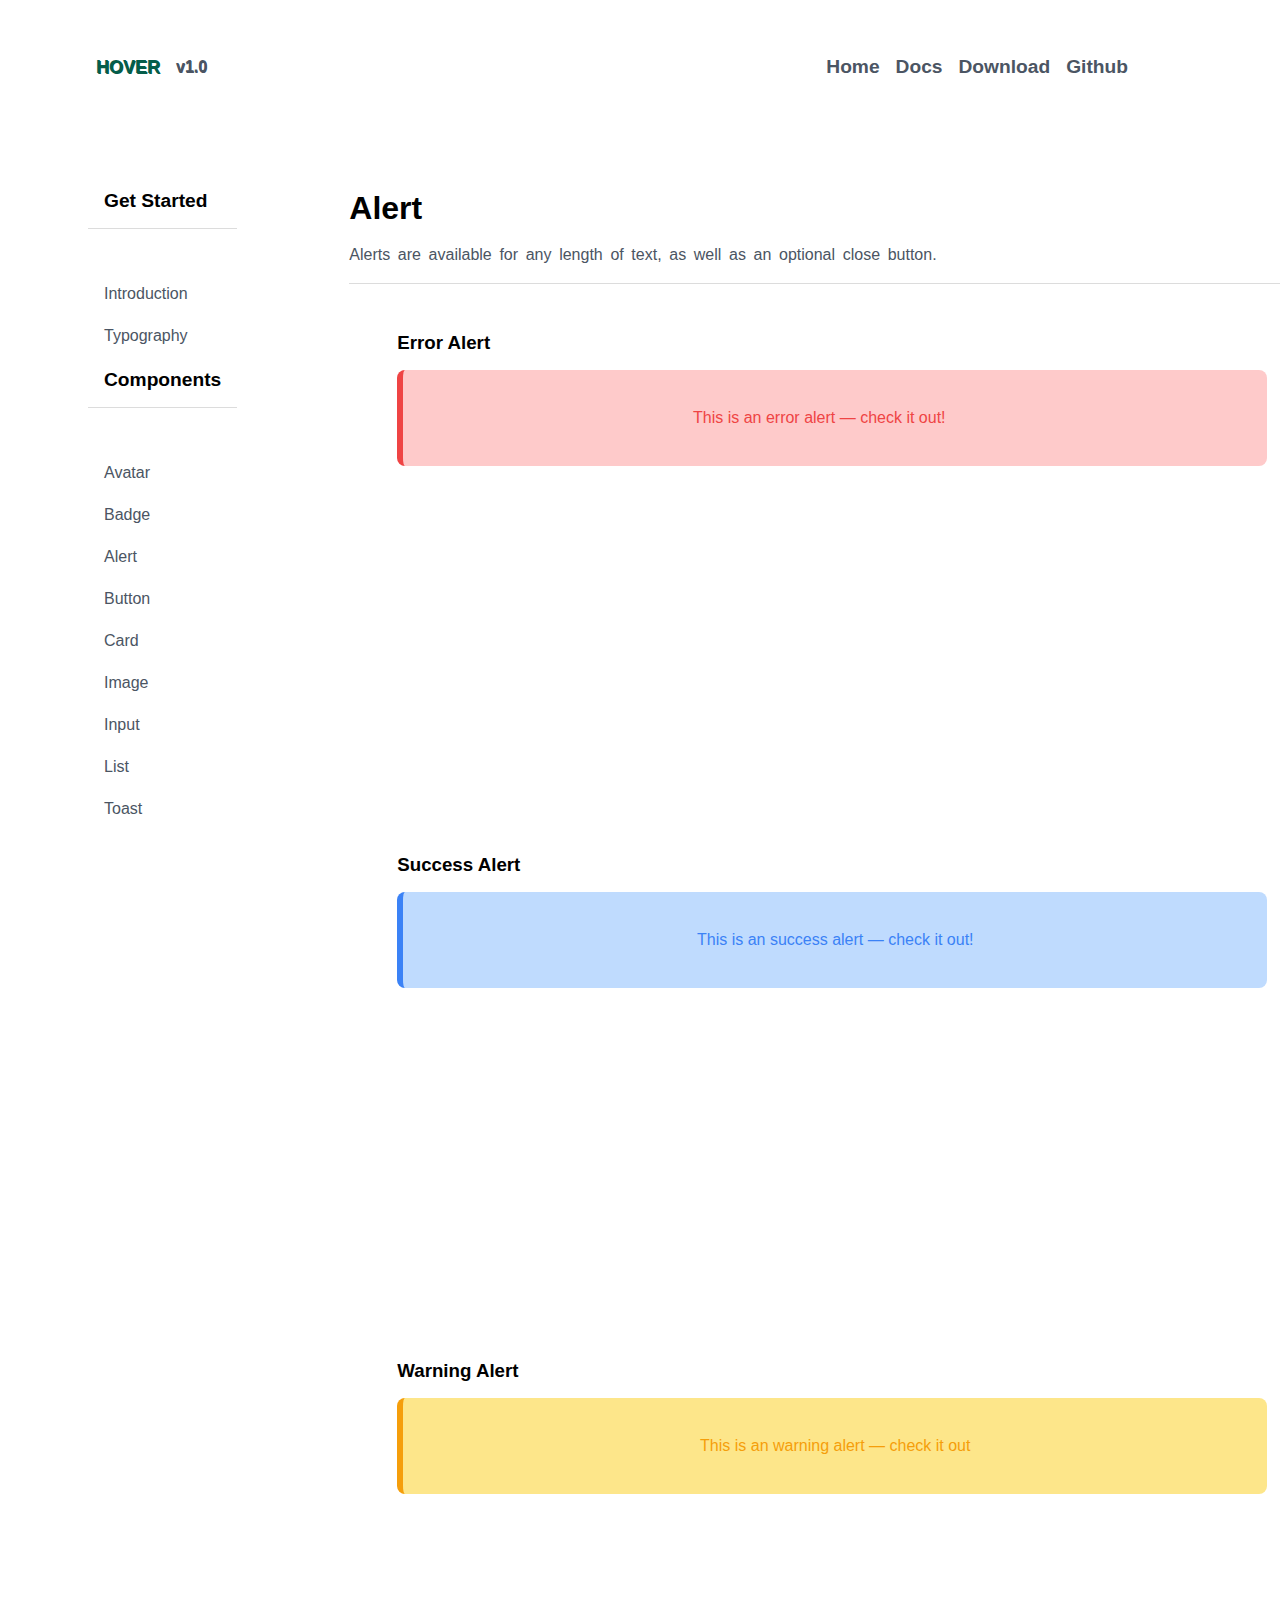
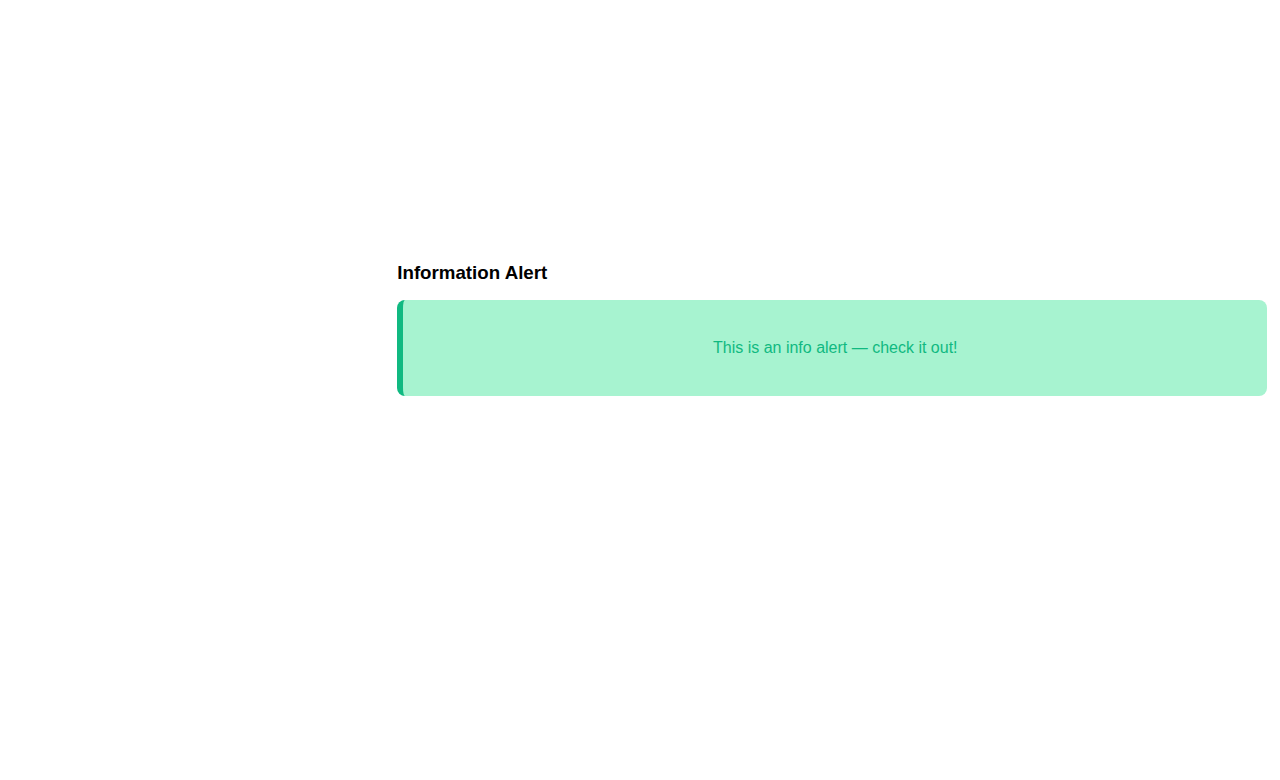
<file: components/alert.html>
<!DOCTYPE html>
<html lang="en">

<head>
    <meta charset="UTF-8">
    <meta name="viewport" content="width=<>, initial-scale=1.0">
    <title>Alert </title>
    <link href="/style.css" rel="stylesheet" />
</head>

<body>
    <header>
        <nav class="logo">
            <ul class="logo-ul">
                <li><a class="header-color" href="/index.html">HOVER</a></li>
                <li><span>v1.0</span></li>
            </ul>
        </nav>
        <nav class="menu">

            <ul class="menu-ul ul-main">
                <li><a href="/index.html">Home</a></li>
                <li><a href="/components/badge.html">Docs</a></li>
                <li><a href="https://hover-library.netlify.app/style.css" download>Download</a></li>
                <li><a href="https://github.com/jinath123-yasmin/Hover-Components-CSS-Library">Github</a></li>
            </ul>


        </nav>
    </header>
    <div class="main">
        <aside>
            <ul>

                <li><a class="ul-main" href="/get_started/introduction.html">Get Started</a></li>
                <div class="divider"></div>
                <li><a href="/get_started/introduction.html">Introduction</a></li>
                <li><a href="/get_started/typography.html">Typography</a></li>
                <li><a class="ul-main" href="/components/avatar.html">Components</a></li>
                <div class="divider"></div>
                <li><a href="/components/avatar.html">Avatar</a></li>
                <li><a href="/components/badge.html">Badge</a></li>
   
                <li><a href="/components/alert.html">Alert</a></li>

                <li><a href="/components/button.html">Button</a></li>
                <li><a href="/components/card.html">Card</a></li>
                <li><a href="/components/Image.html">Image</a></li>
                <li><a href="/components/Input.html">Input</a></li>
                <li><a href="/components/List.html">List</a></li>
                <li><a href="/components/Toast.html">Toast</a></li>

            </ul>
        </aside>
        <article>
            <div class="section">
                <h1> Alert</h1>
                <p>Alerts are available for any length of text, as well as an optional close button.</p>
                <div class="divider"></div>
                <div class="show">
                    <h3 class="mer">Error Alert</h3>
                    <div class="alert al-error">
                        <i class="fa fa-exclamation-circle padd" aria-hidden="true"></i>
                        <span class="message"> This is an error alert — check it out!</span>
                        <i class="fa fa-times pad " aria-hidden="true"></i>
                    </div>
                    <div class="carbon-img1 "><iframe
                        src="https://carbon.now.sh/embed?bg=rgba%2831%2C129%2C109%2C1%29&t=night-owl&wt=none&l=auto&ds=false&dsyoff=20px&dsblur=68px&wc=false&wa=false&pv=74px&ph=72px&ln=false&fl=1&fm=dm&fs=14px&lh=143%25&si=false&es=2x&wm=false&code=%2520%2520%2520%2520%2520%2520%2520%253Cdiv%2520class%253D%2522alert%2520al-error%2522%253E%250A%2520%2520%2520%2520%2520%2520%2520%253Ci%2520class%253D%2522fa%2520fa-exclamation-circle%2520padd%2522%2520aria-hidden%253D%2522true%2522%253E%253C%252Fi%253E%250A%2520%2520%2520%2520%2520%2520%2520%253Cspan%2520class%253D%2522message%2522%253E%2520This%2520is%2520an%2520error%2520alert%2520%25E2%2580%2594%2520check%2520it%2520out%21%253C%252Fspan%253E%250A%2520%2520%2520%2520%2520%2520%2520%253Ci%2520class%253D%2522fa%2520fa-times%2520pad%2520%2522%2520aria-hidden%253D%2522true%2522%253E%253C%252Fi%253E%250A%2520%2520%2520%2520%2520%2520%2520%253C%252Fdiv%253E"
                        style="width: 785px; height: 292px; border:0; transform: scale(1); overflow:hidden;"
                        sandbox="allow-scripts allow-same-origin">
                      </iframe></div> 

                </div>

                <div class="show">
                    <h3 class="mer">Success Alert</h3>
                    <div class="alert al-success">
                        <i class="fa fa-check pad" aria-hidden="true"></i>
                        <span class="message"> This is an success alert — check it out!</span>
                        <i class="fa fa-times pad" aria-hidden="true"></i>
                    </div>
                    <div class="carbon-img1"><iframe
                        src="https://carbon.now.sh/embed?bg=rgba%2831%2C129%2C109%2C1%29&t=night-owl&wt=none&l=auto&ds=false&dsyoff=20px&dsblur=68px&wc=false&wa=false&pv=56px&ph=56px&ln=false&fl=1&fm=Hack&fs=14px&lh=143%25&si=false&es=2x&wm=false&code=%2520%2520%2520%2520%2520%2520%2520%2520%2520%253Cdiv%2520class%253D%2522alert%2520al-success%2522%253E%250A%2520%2520%2520%2520%2520%2520%2520%2520%2520%2520%2520%2520%2520%2520%2520%2520%253Ci%2520class%253D%2522fa%2520fa-check%2520pad%2522%2520aria-hidden%253D%2522true%2522%253E%253C%252Fi%253E%2520%2520%2520%2520%2520%2520%2520%2520%2520%250A%2520%2520%2520%2520%2520%2520%2520%2520%2520%2520%2520%2520%2520%2520%2520%2520%253Ci%2520class%253D%2522fa%2520fa-check%2520pad%2522%2520aria-hidden%253D%2522true%2522%253E%253C%252Fi%253E%250A%2520%2520%2520%2520%2520%2520%2520%2520%2520%2520%2520%2520%2520%2520%2520%2520%253Ci%2520class%253D%2522fa%2520fa-check%2520pad%2522%2520aria-hidden%253D%2522true%2522%253E%253C%252Fi%253E%250A%2520%2520%2520%2520%2520%2520%2520%2520%2520%2520%2520%2520%2520%2520%2520%2520%253Ci%2520class%253D%2522fa%2520fa-times%2520pad%2522%2520aria-hidden%253D%2522true%2522%253E%253C%252Fi%253E%250A%2520%2520%2520%2520%2520%2520%2520%2520%2520%2520%253C%252Fdiv%253E"
                        style="width: 838px; height: 276px; border:0; transform: scale(1); overflow:hidden;"
                        sandbox="allow-scripts allow-same-origin">
                      </iframe></div> 

                </div>

                <div class="show">
                    <h3 class="mer">Warning Alert</h3>
                    <div class="alert al-warning">
                        <i class="fa fa-exclamation-triangle pad" aria-hidden="true"></i>
                        <span class="message"> This is an warning alert — check it out</span>
                        <i class="fa fa-times pad" aria-hidden="true"></i>
                    </div>
                    <div class="carbon-img1"> <iframe
                        src="https://carbon.now.sh/embed?bg=rgba%2831%2C129%2C109%2C1%29&t=night-owl&wt=none&l=auto&ds=false&dsyoff=20px&dsblur=68px&wc=false&wa=false&pv=74px&ph=72px&ln=false&fl=1&fm=dm&fs=14px&lh=143%25&si=false&es=2x&wm=false&code=%2520%2520%2520%2520%2520%2520%253Cdiv%2520class%253D%2522alert%2520al-warning%2522%253E%250A%2520%2520%2520%2520%2520%2520%253Ci%2520class%253D%2522fa%2520fa-exclamation-triangle%2520pad%2522%2520aria-hidden%253D%2522true%2522%253E%253C%252Fi%253E%250A%2520%2520%2520%2520%2520%2520%253Cspan%2520class%253D%2522message%2522%253E%2520This%2520is%2520an%2520warning%2520alert%2520%25E2%2580%2594%2520check%2520it%2520out%253C%252Fspan%253E%250A%2520%2520%2520%2520%2520%2520%253Ci%2520class%253D%2522fa%2520fa-times%2520pad%2522%2520aria-hidden%253D%2522true%2522%253E%253C%252Fi%253E%2520%253C%252Fdiv%253E"
                        style="width: 785px; height: 272px; border:0; transform: scale(1); overflow:hidden;"
                        sandbox="allow-scripts allow-same-origin">
                      </iframe></div>
                </div>

                <div class="show">
                    <h3 class="mer">Information Alert</h3>
                    <div class="alert al-info">
                        <i class="fa fa-info-circle pad" aria-hidden="true"></i>
                        <span class="message"> This is an info alert — check it out!</span>
                        <i class="fa fa-times pad" aria-hidden="true"></i>
                    </div>
                    <div class="carbon-img1"><iframe
                        src="https://carbon.now.sh/embed?bg=rgba%2831%2C129%2C109%2C1%29&t=night-owl&wt=none&l=auto&ds=false&dsyoff=20px&dsblur=68px&wc=false&wa=false&pv=74px&ph=72px&ln=false&fl=1&fm=dm&fs=14px&lh=143%25&si=false&es=2x&wm=false&code=%2520%2520%2520%2520%2520%2520%2520%253Cdiv%2520class%253D%2522alert%2520al-info%2522%253E%250A%2520%2520%2520%2520%2520%2520%2520%253Ci%2520class%253D%2522fa%2520fa-info-circle%2520pad%2522%2520aria-hidden%253D%2522true%2522%253E%253C%252Fi%253E%250A%2520%2520%2520%2520%2520%2520%2520%253Cspan%2520class%253D%2522message%2522%253E%2520This%2520is%2520an%2520info%2520alert%2520%25E2%2580%2594%2520check%2520it%2520out%21%253C%252Fspan%253E%250A%2520%2520%2520%2520%2520%2520%2520%253Ci%2520class%253D%2522fa%2520fa-times%2520pad%2522%2520aria-hidden%253D%2522true%2522%253E%253C%252Fi%253E%2520%253C%252Fdiv%253E"
                        style="width: 771px; height: 272px; border:0; transform: scale(1); overflow:hidden;"
                        sandbox="allow-scripts allow-same-origin">
                      </iframe></div>

            </div>
        </article>
    </div>
</body>

</html>
</file>
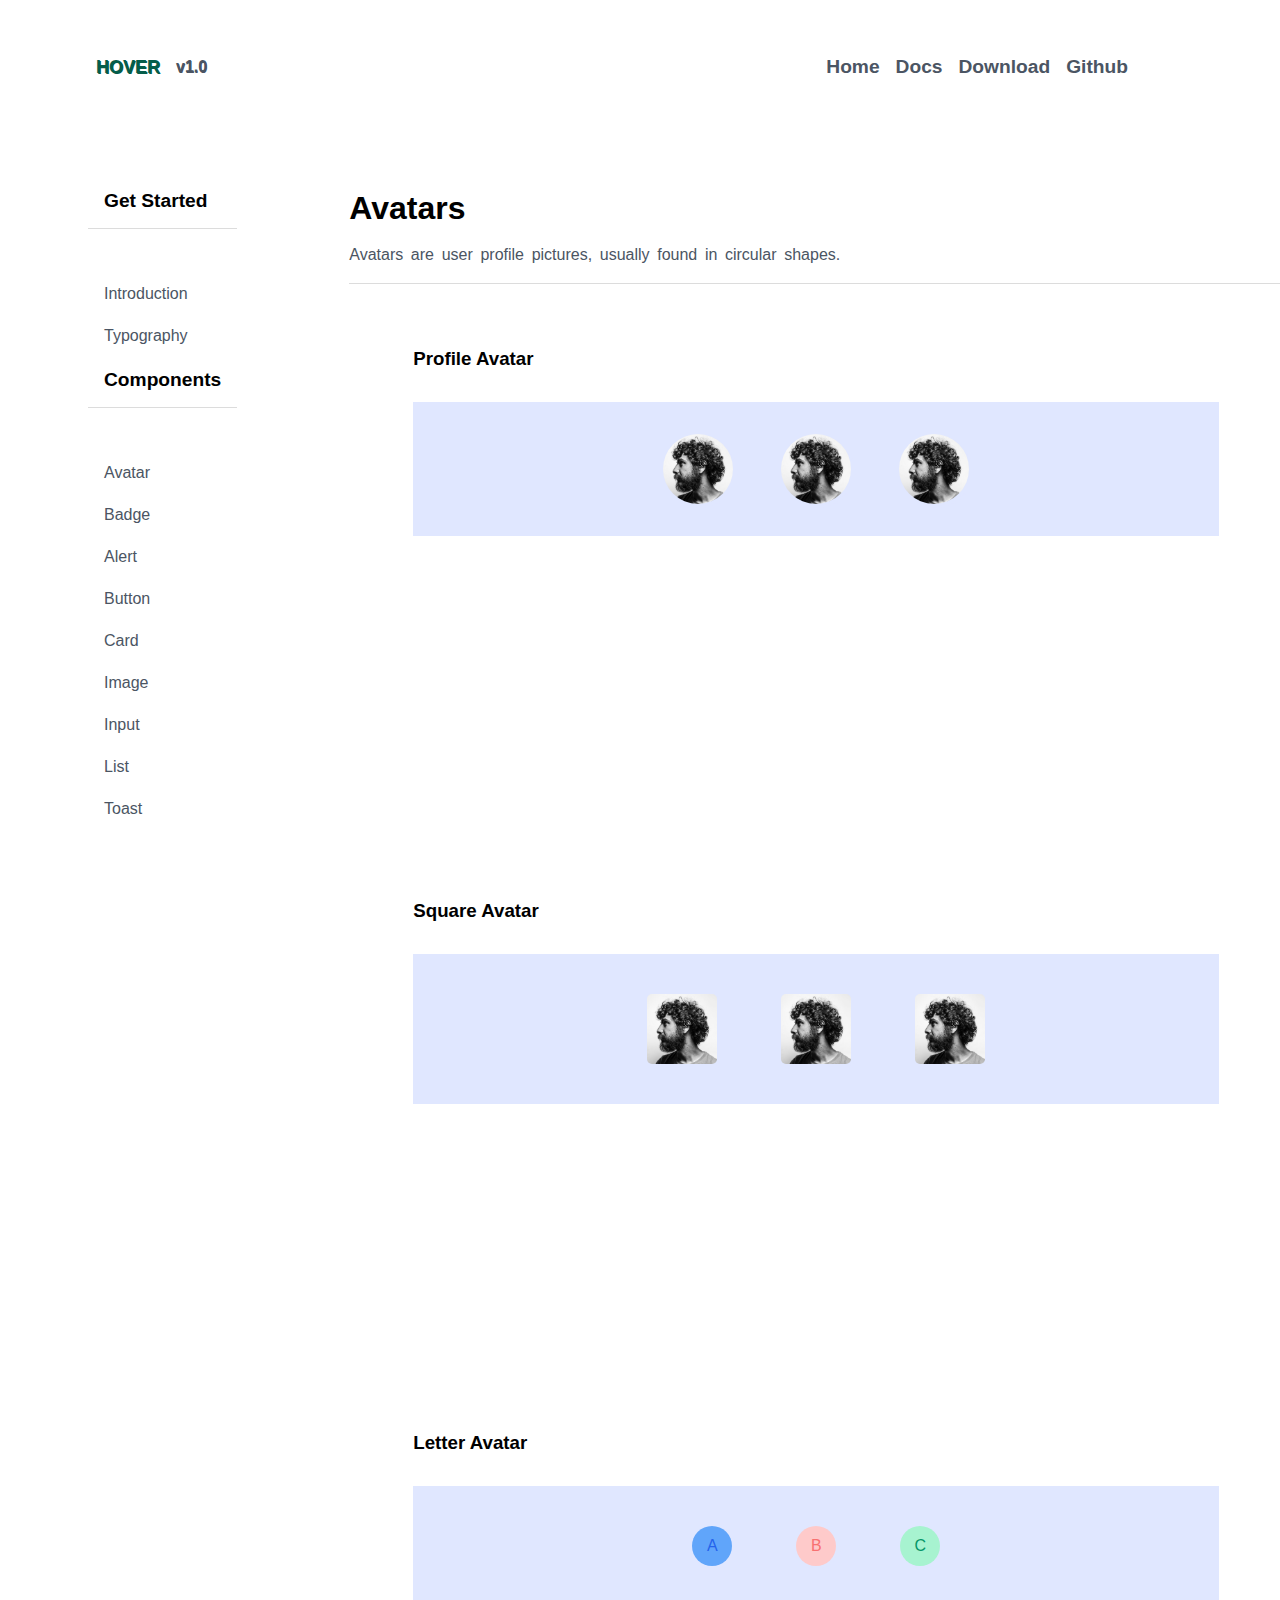
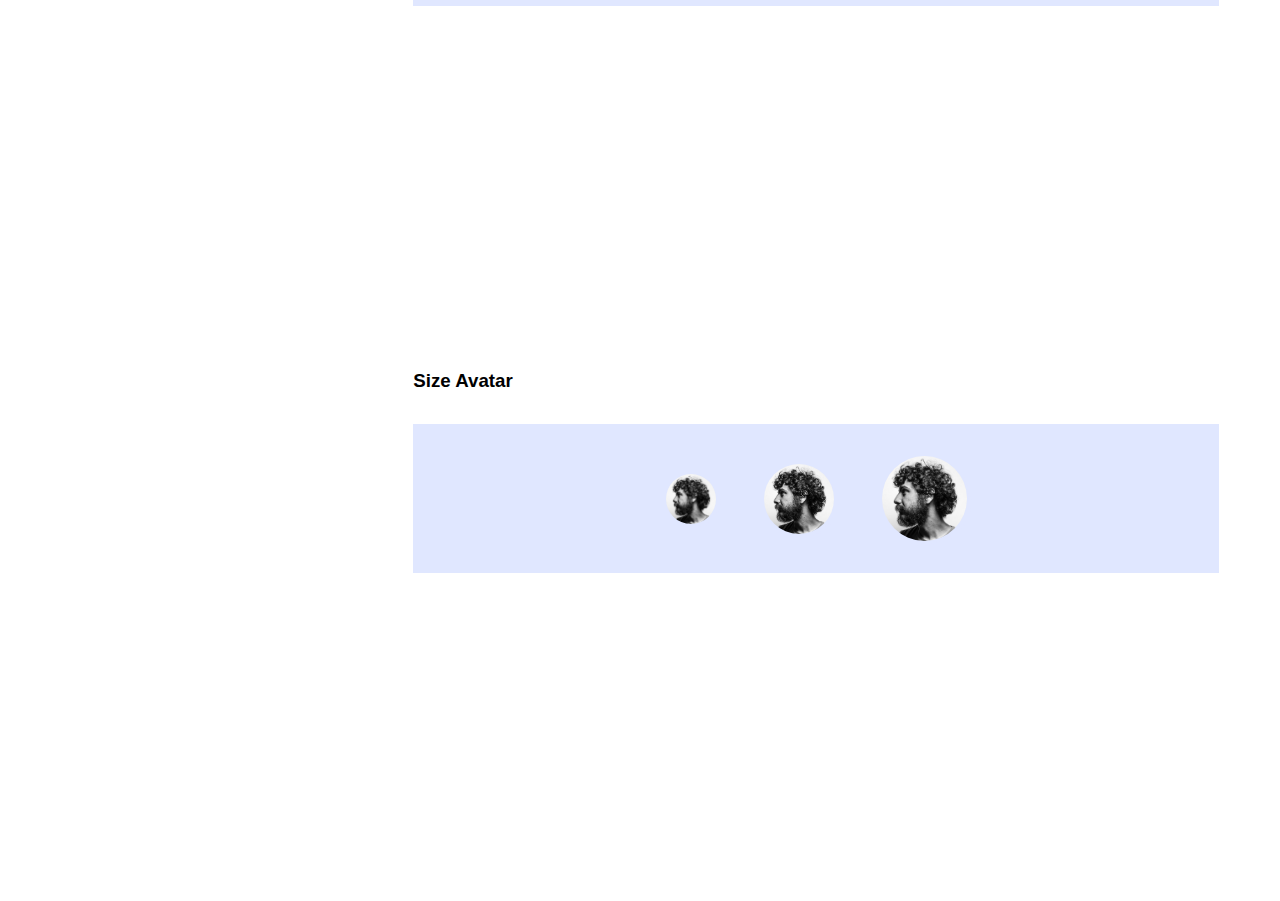
<file: components/avatar.html>
<!DOCTYPE html>
<html lang="en">

<head>
    <meta charset="UTF-8">
    <meta http-equiv="X-UA-Compatible" content="IE=edge">
    <meta name="viewport" content="width=device-width, initial-scale=1.0">
    <title>Avatar</title>
    <link href="/style.css" rel="stylesheet" />
</head>

<body>
    <header>
        <nav class="logo">
            <ul class="logo-ul">
                <li><a class="header-color" href="/index.html">HOVER</a></li>
                <li><span>v1.0</span></li>
            </ul>
        </nav>
        <nav class="menu">

            <ul class="menu-ul ul-main">
                <li><a href="/index.html">Home</a></li>
                <li><a href="/components/badge.html">Docs</a></li>
                <li><a href="https://hover-library.netlify.app/style.css" download>Download</a></li>
                <li><a href="https://github.com/jinath123-yasmin/Hover-Components-CSS-Library">Github</a></li>
            </ul>


        </nav>
    </header>
    <div class="main">
        <aside>
            <ul>

                <li><a class="ul-main" href="/get_started/introduction.html">Get Started</a></li>
                <div class="divider"></div>
                <li><a href="/get_started/introduction.html">Introduction</a></li>
                <li><a href="/get_started/typography.html">Typography</a></li>
                <li><a class="ul-main" href="/components/avatar.html">Components</a></li>
                <div class="divider"></div>
                <li><a href="/components/avatar.html">Avatar</a></li>
                <li><a href="/components/badge.html">Badge</a></li>
             
                <li><a href="/components/alert.html">Alert</a></li>
                
                <li><a href="/components/button.html">Button</a></li>
                <li><a href="/components/card.html">Card</a></li>
                <li><a href="/components/Image.html">Image</a></li>
                <li><a href="/components/Input.html">Input</a></li>
                <li><a href="/components/List.html">List</a></li>
                <li><a href="/components/Toast.html">Toast</a></li>

            </ul>
        </aside>
        <article>
            <div class="section">
                <h1>Avatars</h1>
                <p>Avatars are user profile pictures, usually found in circular shapes.</p>
                <div class="divider"></div>
                <div class="show">
                    <h3 class="pad">Profile Avatar</h3>
                    <div class="image_avatar">
                    
                        <img class="avatar" src="/images/avatar2.jpg " alt="">
                        <img class="avatar" src="/images/avatar2.jpg " alt="">
                        <img class="avatar" src="/images/avatar2.jpg " alt="">
                    </div>
                     <div class="carbon-img1" ><iframe
                        src="https://carbon.now.sh/embed?bg=rgba%2831%2C129%2C109%2C1%29&t=night-owl&wt=none&l=auto&ds=false&dsyoff=20px&dsblur=68px&wc=false&wa=false&pv=74px&ph=72px&ln=false&fl=1&fm=dm&fs=14px&lh=143%25&si=false&es=2x&wm=false&code=%2520%2520%2520%2520%2520%2520%2520%253Cimg%2520class%253D%2522avatar%2522%2520src%253D%2522%252Fimages%252Favatar2.jpg%2520%2522%2520alt%253D%2522%2522%253E%250A%2520%2520%2520%2520%2520%2520%2520%253Cimg%2520class%253D%2522avatar%2522%2520src%253D%2522%252Fimages%252Favatar2.jpg%2520%2522%2520alt%253D%2522%2522%253E%250A%2520%2520%2520%2520%2520%2520%2520%253Cimg%2520class%253D%2522avatar%2522%2520src%253D%2522%252Fimages%252Favatar2.jpg%2520%2522%2520alt%253D%2522%2522%253E"
                        style="width: 754px; height: 252px; border:0; transform: scale(1); overflow:hidden;"
                        sandbox="allow-scripts allow-same-origin">
                      </iframe></div>
                  
                <h3  class="pad">Square Avatar</h3>
                <div class="image_avatar">
                    <img class="avatar_square " src="/images/avatar2.jpg " alt="">
                    <img class="avatar_square " src="/images/avatar2.jpg " alt="">
                    <img class="avatar_square " src="/images/avatar2.jpg " alt="">
                </div>
                <div class="carbon-img1"> <iframe
                    src="https://carbon.now.sh/embed?bg=rgba%2831%2C129%2C109%2C1%29&t=night-owl&wt=none&l=auto&ds=false&dsyoff=20px&dsblur=68px&wc=false&wa=false&pv=56px&ph=56px&ln=false&fl=1&fm=Hack&fs=14px&lh=143%25&si=false&es=2x&wm=false&code=%2520%2520%2520%2520%2520%2520%2520%253Cimg%2520class%253D%2522avatar_square%2520%2522%2520src%253D%2522%252Fimages%252Favatar2.jpg%2520%2522%2520alt%253D%2522%2522%253E%250A%2520%2520%2520%2520%2520%2520%2520%253Cimg%2520class%253D%2522avatar_square%2520%2522%2520src%253D%2522%252Fimages%252Favatar2.jpg%2520%2522%2520alt%253D%2522%2522%253E%250A%2520%2520%2520%2520%2520%2520%2520%253Cimg%2520class%253D%2522avatar_square%2520%2522%2520src%253D%2522%252Fimages%252Favatar2.jpg%2520%2522%2520alt%253D%2522%2522%253E"
                    style="width: 758px; height: 216px; border:0; transform: scale(1); overflow:hidden;"
                    sandbox="allow-scripts allow-same-origin">
                  </iframe></div>
                

                <h3  class="pad">Letter Avatar</h3>
                <div class="image_avatar">
                    <div class="avatar_letter av_blue ">A</div>
                    <div class="avatar_letter av_pink">B</div>
                    <div class="avatar_letter av_green">C</div>
                </div>
                <div class="carbon-img1"><iframe
                    src="https://carbon.now.sh/embed?bg=rgba%2831%2C129%2C109%2C1%29&t=night-owl&wt=none&l=auto&ds=false&dsyoff=20px&dsblur=68px&wc=false&wa=false&pv=74px&ph=72px&ln=false&fl=1&fm=dm&fs=14px&lh=143%25&si=false&es=2x&wm=false&code=%2520%2520%2520%2520%2520%2520%2520%2520%2520%2520%253Cdiv%2520class%253D%2522avatar_letter%2520av_blue%2520%2522%253EA%253C%252Fdiv%253E%250A%2520%2520%2520%2520%2520%2520%2520%2520%2520%2520%253Cdiv%2520class%253D%2522avatar_letter%2520av_pink%2522%253EB%253C%252Fdiv%253E%250A%2520%2520%2520%2520%2520%2520%2520%2520%2520%2520%253Cdiv%2520class%253D%2522avatar_letter%2520av_green%2522%253EC%253C%252Fdiv%253E"
                    style="width: 737px; height: 252px; border:0; transform: scale(1); overflow:hidden;"
                    sandbox="allow-scripts allow-same-origin">
                  </iframe></div>

                <h3  class="pad">Size Avatar</h3>
                <div class="image_avatar">
                    <img class="avatar_size " src="/images/avatar2.jpg " alt="">
                    <img class="avatar_size size_inc" src="/images/avatar2.jpg " alt="">
                    <img class="avatar_size size_inc1" src="/images/avatar2.jpg " alt="">
                </div>
                <div class="carbon-img1"><iframe
                    src="https://carbon.now.sh/embed?bg=rgba%2831%2C129%2C109%2C1%29&t=night-owl&wt=none&l=auto&ds=false&dsyoff=20px&dsblur=68px&wc=false&wa=false&pv=56px&ph=56px&ln=false&fl=1&fm=Hack&fs=14px&lh=143%25&si=false&es=2x&wm=false&code=%2520%2520%2520%2520%2520%2520%2520%253Cimg%2520class%253D%2522avatar_size%2520%2522%2520src%253D%2522%252Fimages%252Favatar2.jpg%2520%2522%2520alt%253D%2522%2522%253E%250A%2520%2520%2520%2520%2520%2520%2520%253Cimg%2520class%253D%2522avatar_size%2520size_inc%2522%2520src%253D%2522%252Fimages%252Favatar2.jpg%2520%2522%2520alt%253D%2522%2522%253E%250A%2520%2520%2520%2520%2520%2520%2520%253Cimg%2520class%253D%2522avatar_size%2520size_inc1%2522%2520src%253D%2522%252Fimages%252Favatar2.jpg%2520%2522%2520alt%253D%2522%2522%253E"
                    style="width: 806px; height: 216px; border:0; transform: scale(1); overflow:hidden;"
                    sandbox="allow-scripts allow-same-origin">
                  </iframe></div>
            </div>
    </div>
    </article>
    </div>

</body>

</html>
</file>
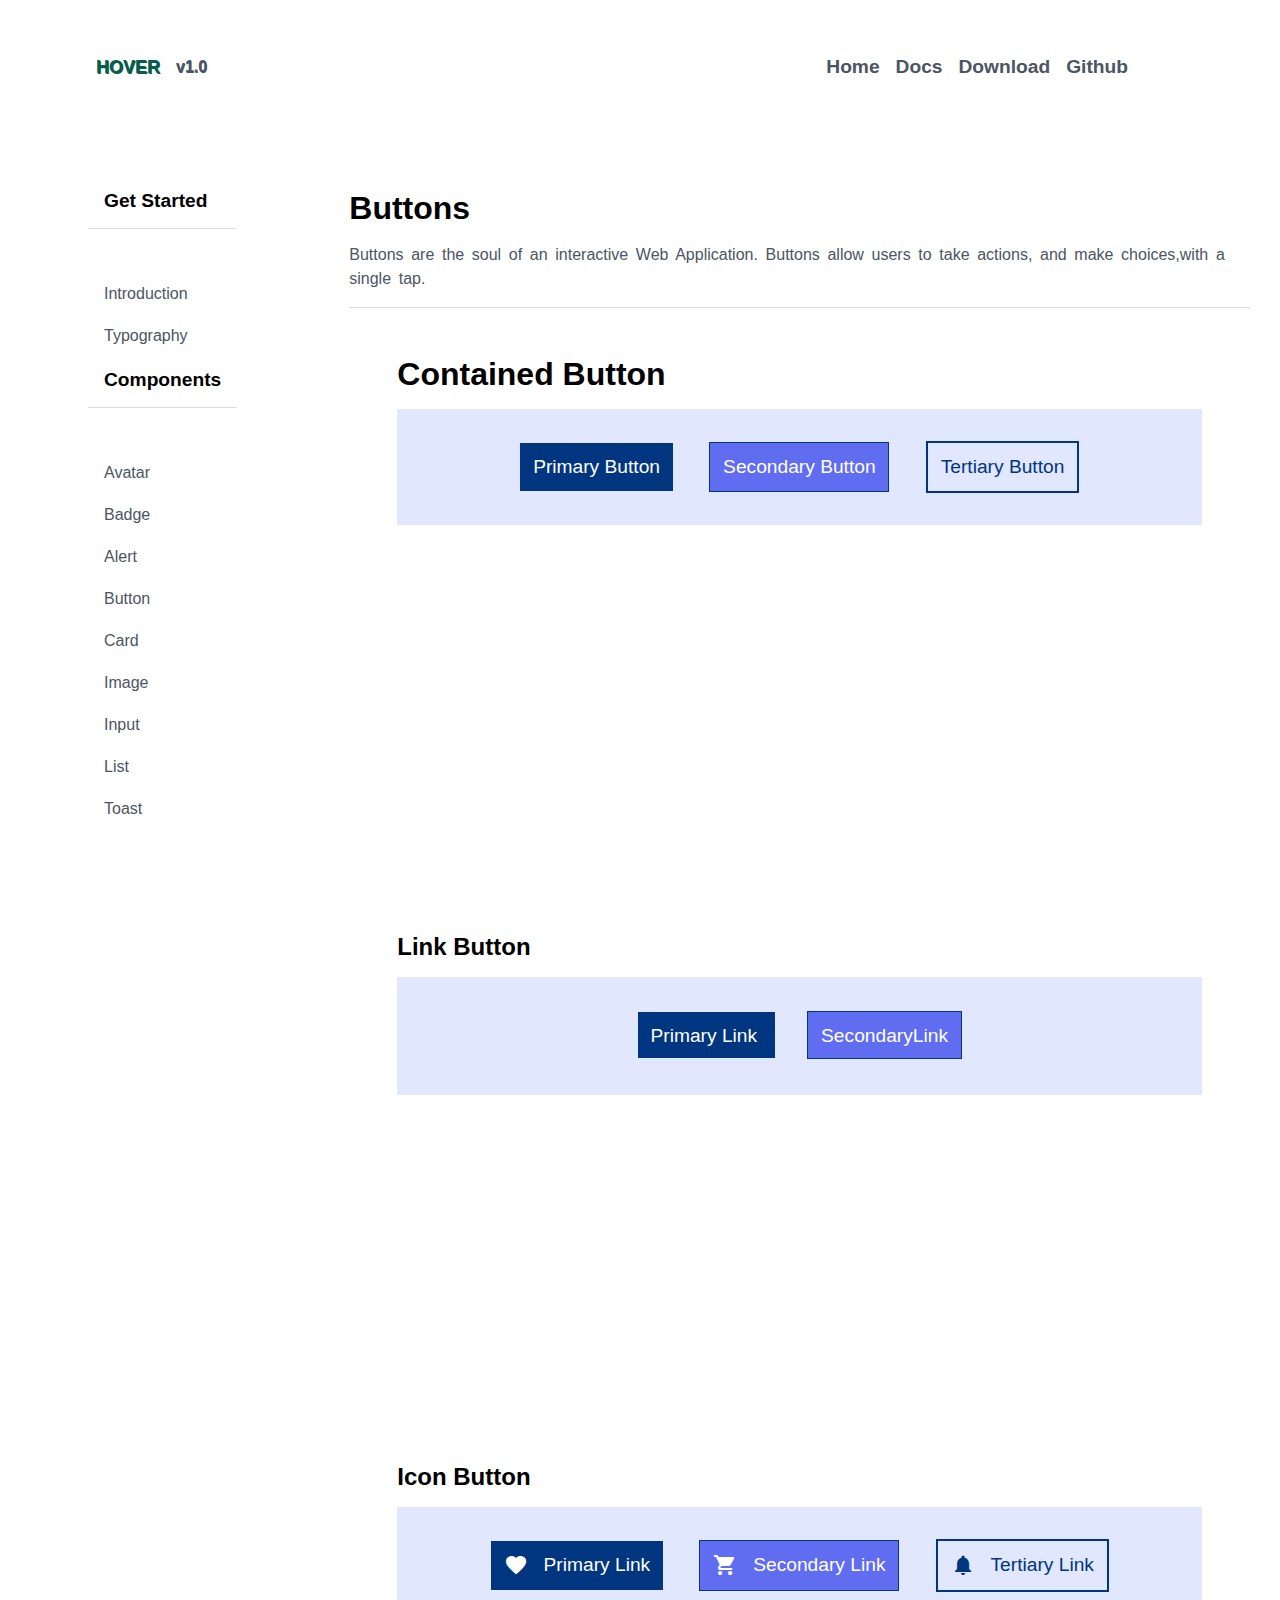
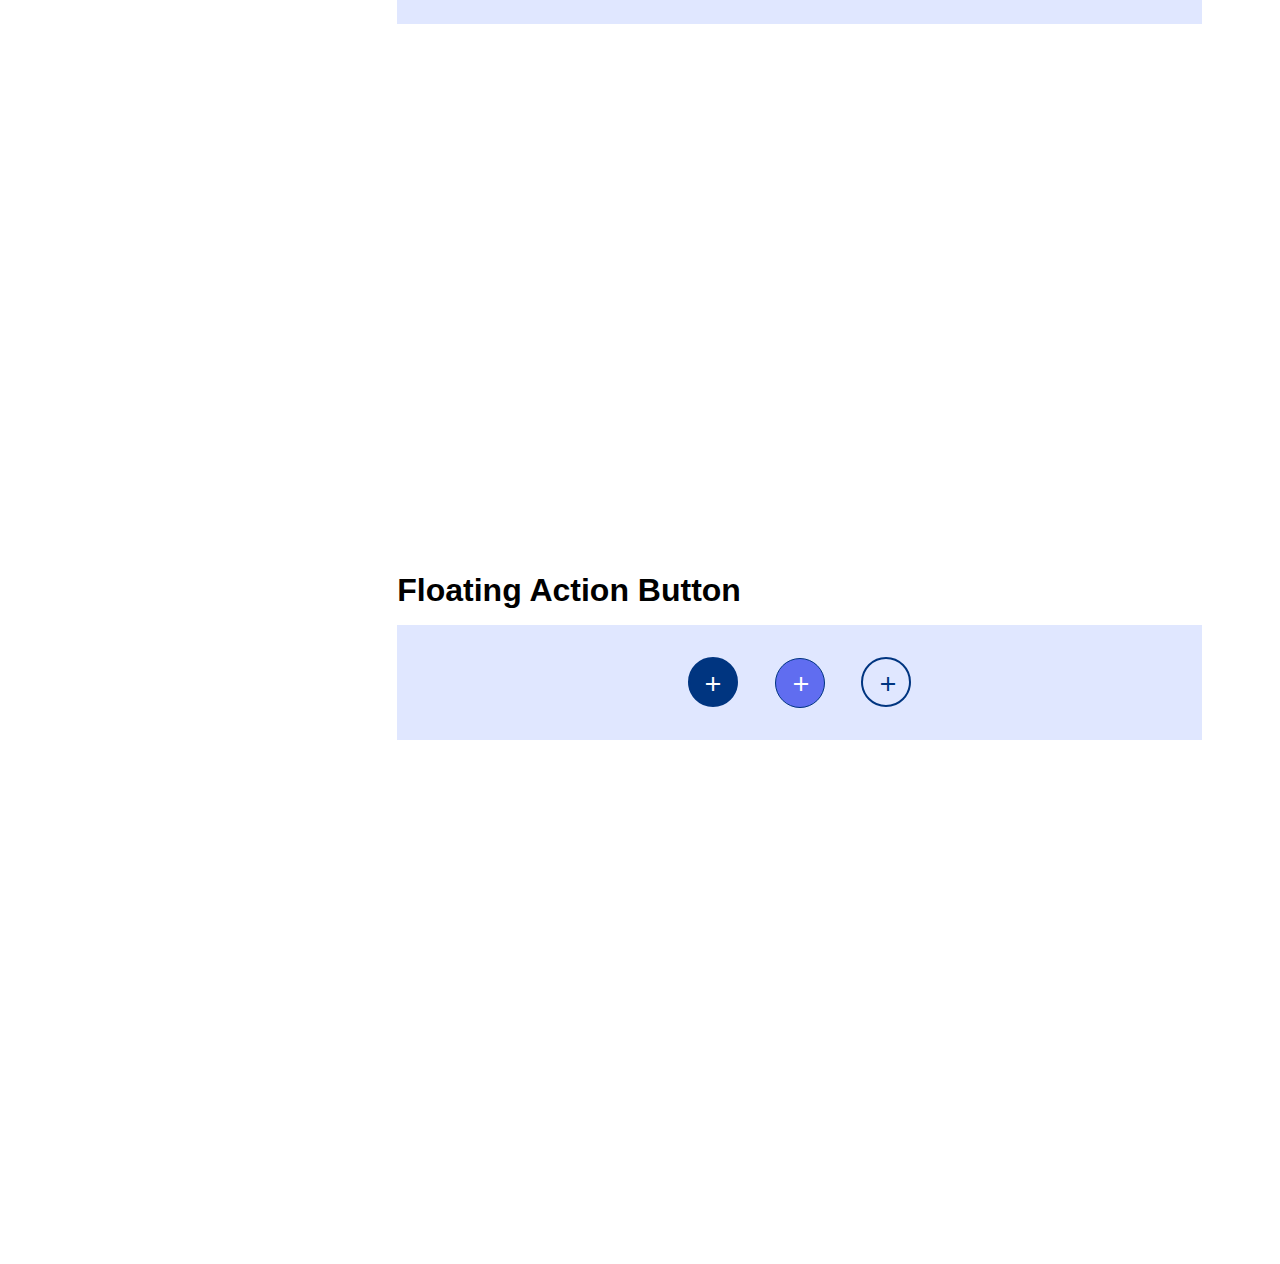
<file: components/button.html>
<!DOCTYPE html>
<html lang="en">

<head>
    <meta charset="UTF-8">
    <meta name="viewport" content="width=<>, initial-scale=1.0">
    <title>Button </title>
    <link href="https://fonts.googleapis.com/icon?family=Material+Icons" rel="stylesheet">
    <link href="/style.css" rel="stylesheet" />
</head>

<body>
    <header>
        <nav class="logo">
            <ul class="logo-ul">
                <li><a class="header-color" href="/index.html">HOVER</a></li>
                <li><span>v1.0</span></li>
            </ul>
        </nav>
        <nav class="menu">

            <ul class="menu-ul ul-main">
                <li><a href="/index.html">Home</a></li>
                <li><a href="/components/badge.html">Docs</a></li>
                <li><a href="https://hover-library.netlify.app/style.css" download>Download</a></li>

                <li><a href="https://github.com/jinath123-yasmin/Hover-Components-CSS-Library">Github</a></li>
            </ul>


        </nav>
    </header>
    <div class="main">
        <aside>
            <ul>

                <li><a class="ul-main" href="/get_started/introduction.html">Get Started</a></li>
                <div class="divider"></div>
                <li><a href="/get_started/introduction.html">Introduction</a></li>
                <li><a href="/get_started/typography.html">Typography</a></li>
                <li><a class="ul-main" href="/components/avatar.html">Components</a></li>
                <div class="divider"></div>
                <li><a href="/components/avatar.html">Avatar</a></li>
                <li><a href="/components/badge.html">Badge</a></li>
                
                <li><a href="/components/alert.html">Alert</a></li>
               
                <li><a href="/components/button.html">Button</a></li>
                <li><a href="/components/card.html">Card</a></li>
                <li><a href="/components/Image.html">Image</a></li>
                <li><a href="/components/Input.html">Input</a></li>
                <li><a href="/components/List.html">List</a></li>
                <li><a href="/components/Toast.html">Toast</a></li>

            </ul>
        </aside>
        <article>
            <div class=" section">
                <h1>Buttons</h1>
                <p>Buttons are the soul of an interactive Web Application. Buttons allow users to take actions, and make
                    choices,with a single tap.</p>
                <div class="divider"></div>
                <div class="show">
                    <h1 class="mer">Contained Button</h1>
                    <div class="btn">
                        <ul>
                            <li class="btn_inner pad"> <button class="primary_btn">Primary Button </button></li>
                            <li class="btn_inner pad"> <button class="secondary_btn">Secondary Button</button></li>
                            <li class="btn_inner pad"> <button class="tertiary_btn">Tertiary Button</button>
                            </li>
                        </ul>
                    </div>
                    <div class="carbon-img1"><iframe
                        src="https://carbon.now.sh/embed?bg=rgba%2831%2C129%2C109%2C1%29&t=night-owl&wt=none&l=auto&ds=false&dsyoff=20px&dsblur=68px&wc=false&wa=false&pv=74px&ph=72px&ln=false&fl=1&fm=Hack&fs=14px&lh=143%25&si=false&es=2x&wm=false&code=%2520%2520%2520%2520%2520%2520%2520%2520%253Cli%2520class%253D%2522btn_inner%2520pad%2522%253E%250A%2520%2520%2520%2520%2520%2520%2520%2520%253Cbutton%2520class%253D%2522primary_btn%2522%253EPrimary%2520Button%2520%253C%252Fbutton%253E%253C%252Fli%253E%250A%2520%2520%2520%2520%2520%2520%2520%2520%253Cli%2520class%253D%2522btn_inner%2520pad%2522%253E%2520%250A%2520%2520%2520%2520%2520%2520%2520%2520%253Cbutton%2520class%253D%2522secondary_btn%2522%253ESecondary%2520Button%253C%252Fbutton%253E%253C%252Fli%253E%2520%250A%2520%2520%2520%2520%2520%2520%2520%2520%2520%253Cli%2520class%253D%2522btn_inner%2520pad%2522%253E%2520%250A%2520%2520%2520%2520%2520%2520%2520%2520%253Cbutton%2520class%253D%2522tertiary_btn%2522%253ETertiary%2520Button%253C%252Fbutton%253E%253C%252Fli%253E%2520%2520"
                        style="width: 755px; height: 312px; border:0; transform: scale(1); overflow:hidden;"
                        sandbox="allow-scripts allow-same-origin">
                      </iframe></div>

                    <h2 class="mer">Link Button</h2>
                    <div class="btn ">
                        <ul class="mer">
                            <li class="btn_inner pad"><a href="" class="primary_btn ">Primary Link </a></li>
                            <li class="btn_inner pad"> <a href="" class="secondary_btn">SecondaryLink</a></li>
                        </ul>
                    </div>
                    <div class="carbon-img1"> <iframe
                        src="https://carbon.now.sh/embed?bg=rgba%2831%2C129%2C109%2C1%29&t=night-owl&wt=none&l=auto&ds=false&dsyoff=20px&dsblur=68px&wc=false&wa=false&pv=74px&ph=72px&ln=false&fl=1&fm=Hack&fs=14px&lh=143%25&si=false&es=2x&wm=false&code=%2520%2520%2520%2520%2520%2520%2520%253Cli%2520class%253D%2522btn_inner%2520pad%2522%253E%250A%2520%2520%2520%2520%2520%2520%2520%253Ca%2520href%253D%2522%2522%2520class%253D%2522primary_btn%2520%2522%253EPrimary%2520Link%2520%253C%252Fa%253E%253C%252Fli%253E%250A%2520%2520%2520%2520%2520%2520%2520%253Cli%2520class%253D%2522btn_inner%2520pad%2522%253E%2520%250A%2520%2520%2520%2520%2520%2520%2520%253Ca%2520href%253D%2522%2522%2520class%253D%2522secondary_btn%2522%253ESecondaryLink%253C%252Fa%253E%253C%252Fli%253E%2520%2520"
                        style="width: 755px; height: 272px; border:0; transform: scale(1); overflow:hidden;"
                        sandbox="allow-scripts allow-same-origin">
                      </iframe></div>

                    <h2 class="mer">Icon Button</h2>
                    <div class="btn">
                        <ul>
                            <li class="btn_inner pad"><button class="primary_btn ">
                                    <div class="btn_flex"><span class="material-icons ">favorite</span>
                                        <div>Primary Link</div>
                                    </div>
                                </button></li>


                            <li class="btn_inner pad"> <button class="secondary_btn ">
                                    <div class="btn_flex"><span class="material-icons">shopping_cart</span>
                                        <div>Secondary Link</div>
                                    </div>
                                </button> </li>


                            <li class="btn_inner pad"> <button class="tertiary_btn ">
                                    <div class="btn_flex">
                                        <span class="material-icons">
                                            notifications
                                        </span>
                                        <div>Tertiary Link</div>
                                    </div>
                                </button> </li>
                        </ul>
                    </div>
                    <div class="carbon-img1"><iframe
                        src="https://carbon.now.sh/embed?bg=rgba%2831%2C129%2C109%2C1%29&t=night-owl&wt=none&l=auto&ds=false&dsyoff=20px&dsblur=68px&wc=false&wa=false&pv=74px&ph=72px&ln=false&fl=1&fm=Hack&fs=14px&lh=143%25&si=false&es=2x&wm=false&code=%2520%2520%2520%2520%2520%2520%2520%2520%253Cbutton%2520class%253D%2522primary_btn%2520%2522%253E%253Cdiv%2520class%253D%2522btn_flex%2522%253E%250A%2520%2520%2520%2520%2520%2520%2520%2520%253Cspan%2520class%253D%2522material-icons%2520%2522%253Efavorite%253C%252Fspan%253E%250A%2520%2520%2520%2520%2520%2520%2520%2520%253Cdiv%253EPrimary%2520Link%253C%252Fdiv%253E%253C%252Fdiv%253E%253C%252Fbutton%253E%253C%252Fli%253E%250A%250A%2520%2520%2520%2520%2520%2520%2520%2520%253Cbutton%2520class%253D%2522secondary_btn%2520%2522%253E%253Cdiv%2520class%253D%2522btn_flex%2522%253E%250A%2520%2520%2520%2520%2520%2520%2520%2520%253Cspan%2520class%253D%2522materialicons%2522%253Eshopping_cart%253C%252Fspan%253E%250A%2520%2520%2520%2520%2520%2520%2520%2520%253Cdiv%253ESecondary%2520Link%253C%252Fdiv%253E%253C%252Fdiv%253E%253C%252Fbutton%253E%2520%253C%252Fli%253E%250A%250A%2520%2520%2520%2520%2520%2520%2520%2520%253Cbutton%2520class%253D%2522tertiary_btn%2520%2522%253E%2520%253Cdiv%2520class%253D%2522btn_flex%2522%253E%250A%2520%2520%2520%2520%2520%2520%2520%2520%253Cspan%2520class%253D%2522material-icons%2522%253E%2520notifications%2520%253C%252Fspan%253E%250A%2520%2520%2520%2520%2520%2520%2520%2520%253Cdiv%253ETertiary%2520Link%253C%252Fdiv%253E%253C%252Fdiv%253E%2520%253C%252Fbutton%253E%2520%253C%252Fli%253E%2520%2520%2520%2520%2520%2520%2520%2520%2520%2520%2520%2520%2520%2520%2520%2520%2520%2520%2520%2520%2520%2520%2520%2520%2520%2520%2520%2520%2520%2520%2520%2520%2520%2520%2520%2520%2520%2520%2520%2520%2520%2520%2520%2520%2520%2520%2520%2520%2520%2520%2520%2520%2520%2520%2520%2520%2520%2520%2520%2520%2520%2520%2520%2520%2520%2520%2520%2520%2520%2520%2520%2520%2520%2520%2520%2520%2520%2520%2520%2520%2520%2520%2520%2520%2520%2520%2520%2520%2520%2520%2520%2520%2520%2520%2520%2520%2520%2520%2520%2520%2520%2520%2520%2520%2520%2520"
                        style="width: 773px; height: 452px; border:0; transform: scale(1); overflow:hidden;"
                        sandbox="allow-scripts allow-same-origin">
                      </iframe></div>



                    <h1 class="mer">Floating Action Button</h1>
                    <div class="btn">
                        <ul>
                            <li class="btn_inner pad"><button class="primary_btn float border_primary">
                                    <div class="btn_flex"> <span class="material-icons"> add </span> </div>
                                </button></li>


                            <li class="btn_inner pad"> <button class="secondary_btn float">
                                    <div class="btn-flex"> <span class="material-icons"> add </span> </div>
                                </button></li>


                            <li class="btn_inner pad"> <button class="tertiary_btn float">
                                    <div class="btn-flex"> <span class="material-icons"> add </span> </div>
                                </button></li>
                        </ul>
                    </div>
                    <div class="carbon-img1 mer"><iframe
                        src="https://carbon.now.sh/embed?bg=rgba%2831%2C129%2C109%2C1%29&t=night-owl&wt=none&l=auto&ds=false&dsyoff=20px&dsblur=68px&wc=false&wa=false&pv=74px&ph=72px&ln=false&fl=1&fm=Hack&fs=14px&lh=143%25&si=false&es=2x&wm=false&code=%2520%2520%2520%2520%2520%2520%253Cbutton%2520class%253D%2522primary_btn%2520float%2520border_primary%2522%253E%250A%2520%2520%2520%2520%2520%2520%253Cdiv%2520class%253D%2522btn_flex%2522%253E%2520%253Cspan%2520class%253D%2522material-icons%2522%253Eadd%250A%2520%2520%2520%2520%2520%2520%253C%252Fspan%253E%2520%253C%252Fdiv%253E%253C%252Fbutton%253E%253C%252Fli%253E%250A%250A%2520%2520%2520%2520%2520%2520%253Cbutton%2520class%253D%2522secondary_btn%2520float%2522%253E%250A%2520%2520%2520%2520%2520%2520%253Cdiv%2520class%253D%2522btn-flex%2522%253E%2520%253Cspan%2520class%253D%2522material-icons%2522%253Eadd%250A%2520%2520%2520%2520%2520%2520%253C%252Fspan%253E%2520%253C%252Fdiv%253E%253C%252Fbutton%253E%253C%252Fli%253E%250A%2520%250A%2520%2520%2520%2520%2520%2520%253Cbutton%2520class%253D%2522tertiary_btn%2520float%2522%253E%250A%2520%2520%2520%2520%2520%2520%253Cdiv%2520class%253D%2522btn-flex%2522%253E%2520%253Cspan%2520class%253D%2522material-icons%2522%253Eadd%250A%2520%2520%2520%2520%2520%2520%253C%252Fspan%253E%2520%253C%252Fdiv%253E%253C%252Fbutton%253E%253C%252Fli%253E"
                        style="width: 773px; height: 412px; border:0; transform: scale(1); overflow:hidden;"
                        sandbox="allow-scripts allow-same-origin">
                      </iframe></div> 
                </div>
            </div>
        </article>
    </div>
</body>

</html>
</file>
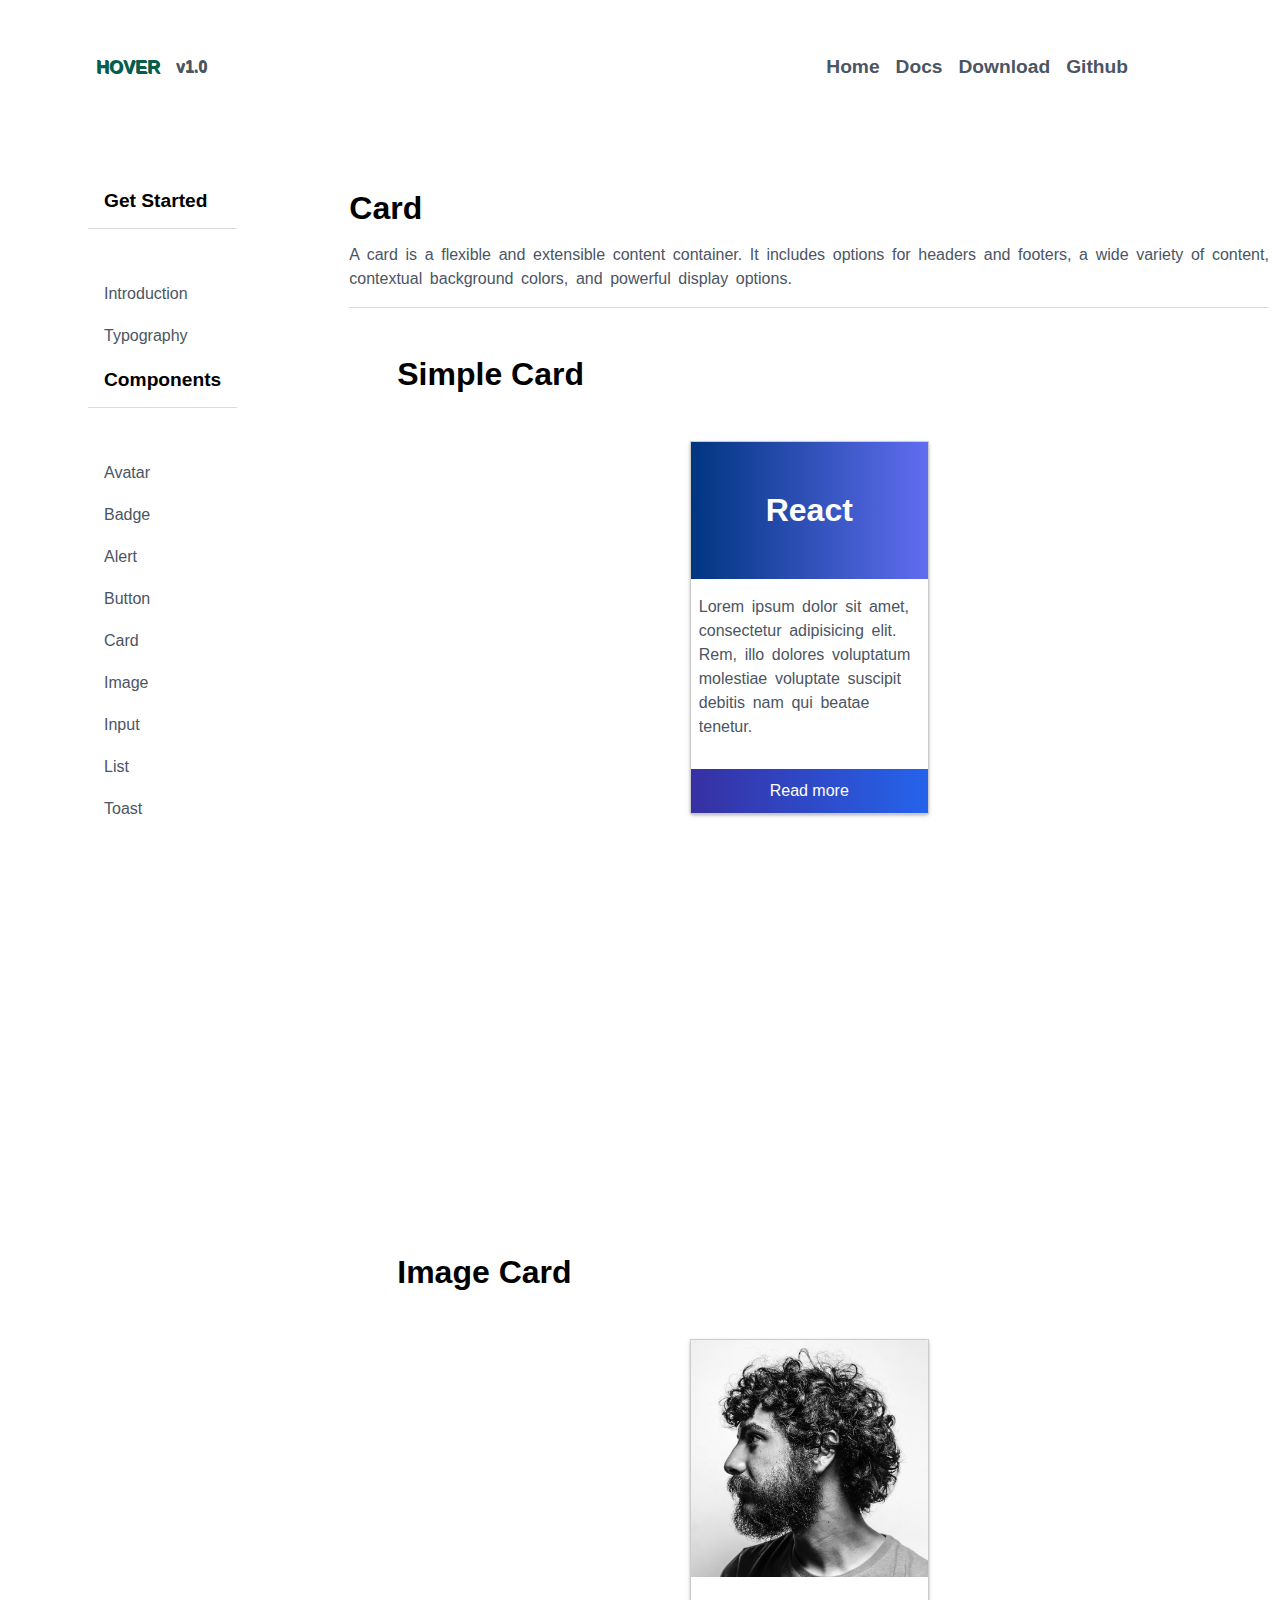
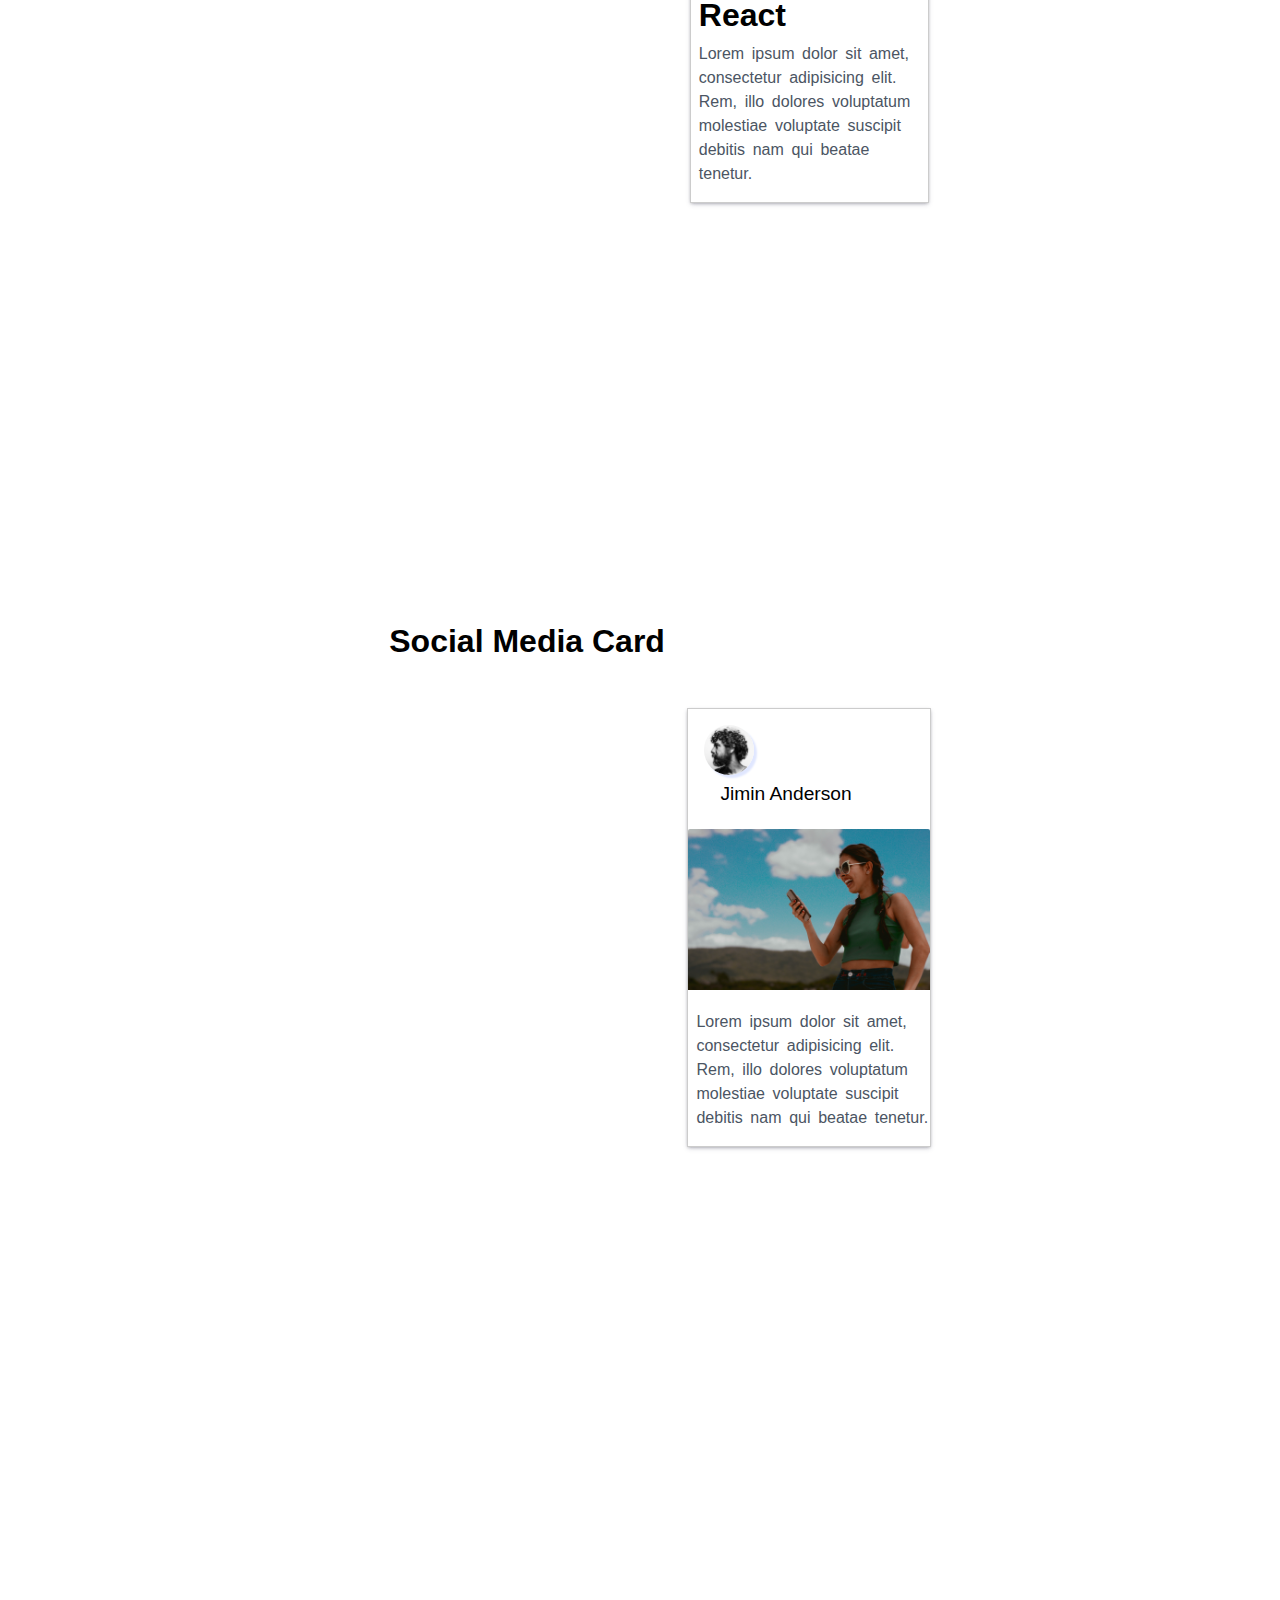
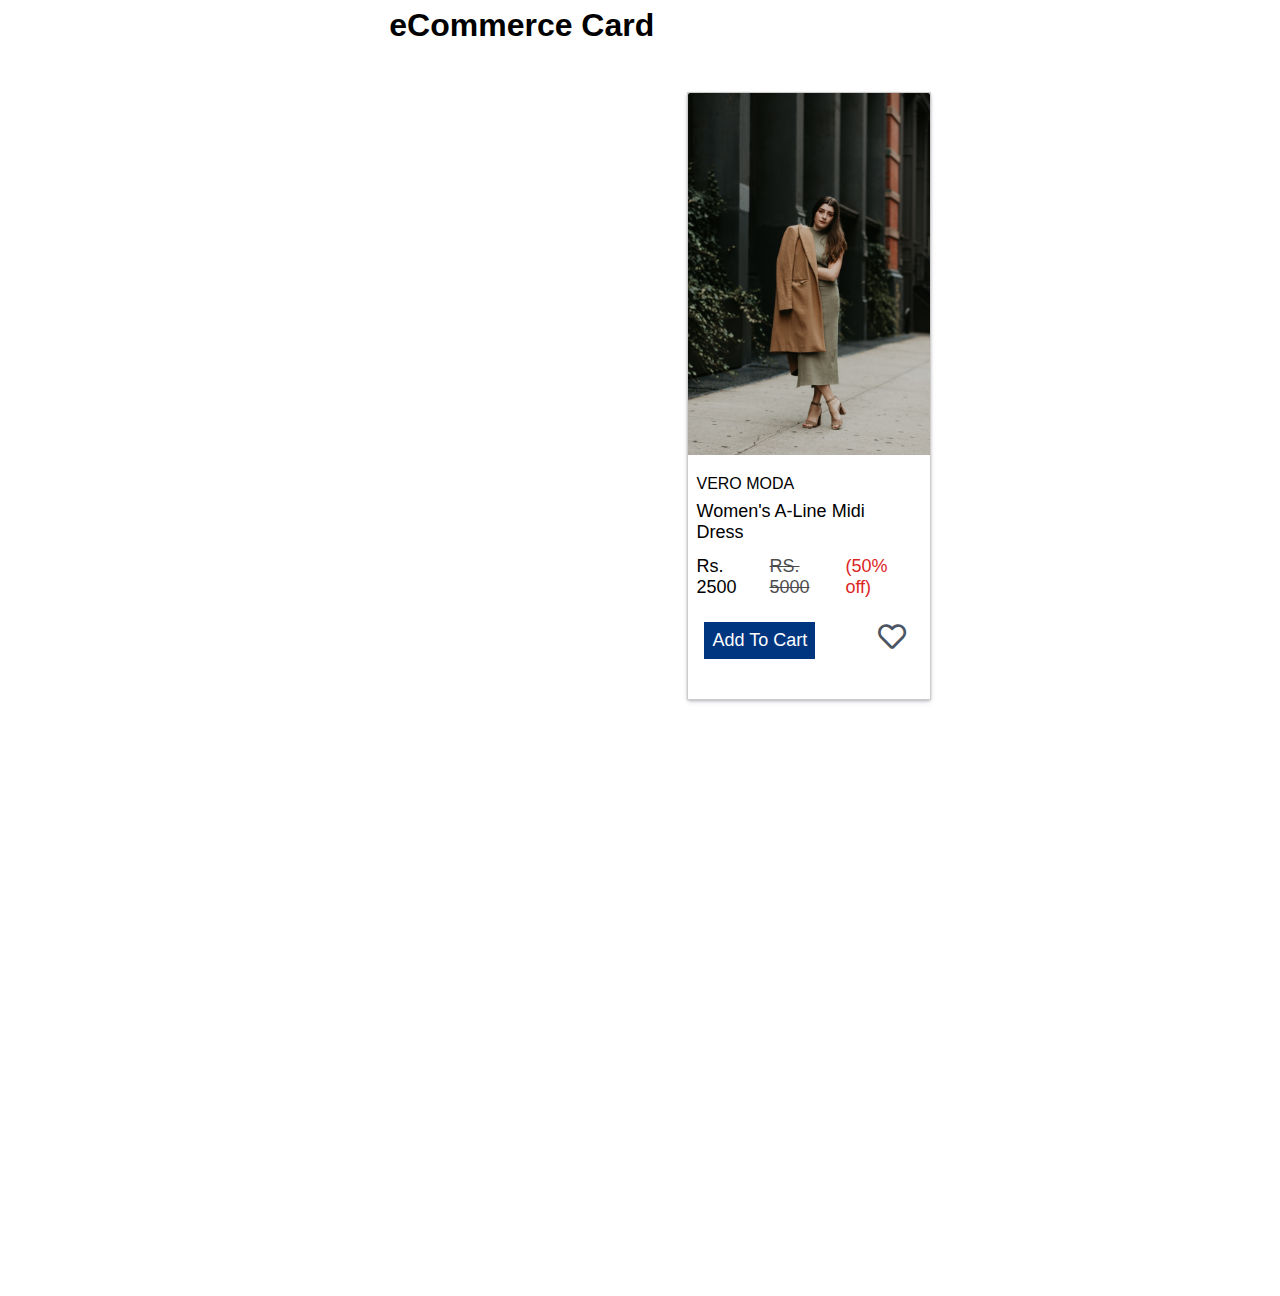
<file: components/card.html>
<!DOCTYPE html>
<html lang="en">

<head>
    <meta charset="UTF-8">
    <meta name="viewport" content="width=<>, initial-scale=1.0">
    <title>card </title>
    <link href="https://fonts.googleapis.com/icon?family=Material+Icons" rel="stylesheet">
    <link rel="stylesheet" href="https://cdnjs.cloudflare.com/ajax/libs/font-awesome/5.15.2/css/all.min.css">
    <link href="/style.css" rel="stylesheet" />
</head>

<body>
    <header>
        <nav class="logo">
            <ul class="logo-ul">
                <li><a class="header-color" href="/index.html">HOVER</a></li>
                <li><span>v1.0</span></li>
            </ul>
        </nav>
        <nav class="menu">

            <ul class="menu-ul ul-main">
                <li><a href="/index.html">Home</a></li>
                <li><a href="/components/badge.html">Docs</a></li>
                <li><a href="https://hover-library.netlify.app/style.css" download>Download</a></li>

                <li><a href="https://github.com/jinath123-yasmin/Hover-Components-CSS-Library">Github</a></li>
            </ul>


        </nav>
    </header>
    <div class="main">
        <aside>
            <ul>

                <li><a class="ul-main" href="/get_started/introduction.html">Get Started</a></li>
                <div class="divider"></div>
                <li><a href="/get_started/introduction.html">Introduction</a></li>
                <li><a href="/get_started/typography.html">Typography</a></li>
                <li><a class="ul-main" href="/components/avatar.html">Components</a></li>
                <div class="divider"></div>
                <li><a href="/components/avatar.html">Avatar</a></li>
                <li><a href="/components/badge.html">Badge</a></li>
              
                <li><a href="/components/alert.html">Alert</a></li>

                <li><a href="/components/button.html">Button</a></li>
                <li><a href="/components/card.html">Card</a></li>
                <li><a href="/components/Image.html">Image</a></li>
                <li><a href="/components/Input.html">Input</a></li>
                <li><a href="/components/List.html">List</a></li>
                <li><a href="/components/Toast.html">Toast</a></li>

            </ul>
        </aside>
        <article>
            <div class="section">
                <h1>Card</h1>
                <p>
                    A card is a flexible and extensible content container. It includes options for headers and footers,
                    a wide variety of content,
                    contextual background colors, and powerful display options.
                </p>
                <div class="divider"></div>
                <div class="show ">
                    <h1 class="mer">Simple Card</h1>


                    <div class="row">
                        <div class="card">
                            <div class="card-header">
                                <h1>React</h1>
                            </div>
                            <div class="card-body">
                                <p>
                                    Lorem ipsum dolor sit amet, consectetur adipisicing elit. Rem, illo dolores
                                    voluptatum
                                    molestiae voluptate suscipit debitis nam qui beatae tenetur.

                                </p>

                            </div>
                            <a href="" class="btn-card">Read more</a>
                        </div>

                    </div>
                    <div class="carbon-img1"><iframe
                            src="https://carbon.now.sh/embed?bg=rgba%2831%2C129%2C109%2C1%29&t=night-owl&wt=none&l=auto&ds=false&dsyoff=20px&dsblur=68px&wc=false&wa=false&pv=74px&ph=72px&ln=false&fl=1&fm=dm&fs=14px&lh=143%25&si=false&es=2x&wm=false&code=%2520%2520%2520%2520%2520%2520%253Cdiv%2520class%253D%2522card%2522%253E%250A%2520%2520%2520%2520%2520%2520%253Cdiv%2520class%253D%2522card-header%2522%253E%253Ch1%253EReact%253C%252Fh1%253E%253C%252Fdiv%253E%253Cdiv%2520class%253D%2522card-%2520body%2522%253E%2520%250A%2520%2520%2520%2520%2520%2520%253Cp%253ELorem%2520ipsum%2520dolor%2520sit%2520amet%252Cconsectetur%2520adipisicing%2520elit.%2520.%253C%252Fp%253E%250A%2520%2520%2520%2520%2520%2520%253C%252Fdiv%253E%2520%253Ca%2520href%253D%2522%2522%2520class%253D%2522btn-card%2522%253ERead%2520more%253C%252Fa%253E%250A%2520%2520%2520%2520%2520%2520%253C%252Fdiv%253E%2520%2520%2520%2520%2520%2520%2520%2520%2520%2520%2520%2520%2520%2520%2520%2520%2520%2520%2520%2520%2520%2520%2520%2520%2520%2520%2520%2520%2520%2520%2520%2520%2520%2520%2520%2520%2520%2520"
                            style="width: 767px; height: 312px; border:0; transform: scale(1); overflow:hidden;"
                            sandbox="allow-scripts allow-same-origin">
                        </iframe></div>
                </div>




                <div class="show ">
                    <h1 class="mer">Image Card</h1>

                    <div class="row">
                        <div class="card">
                            <img class="card-image" src="/images/avatar2.jpg" alt="" />
                            <div class="card-header1">
                                <h1>React</h1>
                            </div>
                            <div class="card-body">
                                <p>
                                    Lorem ipsum dolor sit amet, consectetur adipisicing elit. Rem, illo dolores
                                    voluptatum
                                    molestiae voluptate suscipit debitis nam qui beatae tenetur.

                                </p>
                            </div>
                        </div>

                    </div>
                    <div class="carbon-img1"><iframe
                            src="https://carbon.now.sh/embed?bg=rgba%2831%2C129%2C109%2C1%29&t=night-owl&wt=none&l=auto&ds=false&dsyoff=20px&dsblur=68px&wc=false&wa=false&pv=74px&ph=72px&ln=false&fl=1&fm=dm&fs=14px&lh=143%25&si=false&es=2x&wm=false&code=%2520%2520%2520%2520%2520%2520%2520%253Cdiv%2520class%253D%2522card%2522%253E%250A%2520%2520%2520%2520%2520%2520%2520%253Cimg%2520class%253D%2522card-image%2522%2520src%253D%2522%252Fimages%252Favatar2.jpg%2522%2520alt%253D%2522%2522%2520%252F%253E%250A%2520%2520%2520%2520%2520%2520%2520%253Cdiv%2520class%253D%2522card-header1%2522%253E%253Ch1%253EReact%253C%252Fh1%253E%253C%252Fdiv%253E%253Cdiv%2520class%253D%2522card-body%2522%253E%250A%2520%2520%2520%2520%2520%2520%2520%253Cp%253E%2520Lorem%2520ipsum%2520dolor%2520sit%2520amet%252C%2520consectetur%2520adipisicing%2520elit%2520%253C%252Fp%253E%250A%2520%2520%2520%2520%2520%2520%2520%253C%252Fdiv%253E%253C%252Fdiv%253E%253Ca%2520href%253D%2522%2522%2520class%253D%2522btn-card%2522%253ERead%2520more%253C%252Fa%253E%2520%253C%252Fdiv%253E"
                            style="width: 792px; height: 292px; border:0; transform: scale(1); overflow:hidden;"
                            sandbox="allow-scripts allow-same-origin">
                        </iframe></div>
                </div>

            </div>



            <div class="show ">
                <h1 class="mer">Social Media Card</h1>


                <div class="row">
                    <div class="card">
                        <div class="profile">
                            <img class="avatar_size" src="/images/avatar2.jpg" alt="">
                            <div class="profile-header">Jimin Anderson</div>
                        </div>
                        <img class="card-image" src="/images/social_media.jpg" alt="" />

                        <div class="card-body">
                            <p>
                                Lorem ipsum dolor sit amet, consectetur adipisicing elit. Rem, illo dolores
                                voluptatum
                                molestiae voluptate suscipit debitis nam qui beatae tenetur.

                            </p>
                        </div>
                    </div>

                </div>
                <div class="carbon-img1"><iframe
                        src="https://carbon.now.sh/embed?bg=rgba%2831%2C129%2C109%2C1%29&t=night-owl&wt=none&l=auto&ds=false&dsyoff=20px&dsblur=68px&wc=false&wa=false&pv=74px&ph=72px&ln=false&fl=1&fm=dm&fs=14px&lh=143%25&si=false&es=2x&wm=false&code=%2520%2520%2520%2520%2520%2520%253Cdiv%2520class%253D%2522card%2522%253E%2520%253Cdiv%2520class%253D%2522profile%2522%253E%250A%2520%2520%2520%2520%2520%2520%253Cimg%2520class%253D%2522avatar_size%2522%2520src%253D%2522%252Fimages%252Favatar2.jpg%2522%2520alt%253D%2522%2522%253E%250A%2520%2520%2520%2520%2520%2520%253Cdiv%2520class%253D%2522profile-header%2522%253EJimin%2520Anderson%253C%252Fdiv%253E%2520%253C%252Fdiv%253E%250A%2520%2520%2520%2520%2520%2520%253Cimg%2520class%253D%2522card-image%2522%2520src%253D%2522%252Fimages%252Fsocial_media.jpg%2522%2520alt%253D%2522%2522%2520%252F%253E%250A%2520%2520%2520%2520%2520%2520%253Cdiv%2520class%253D%2522card-body%2522%253E%250A%2520%2520%2520%2520%2520%2520%253Cp%253ELorem%2520ipsum%2520dolor%2520sit%2520amet%252C%2520consectetur%2520adipisicing%2520elit.%253C%252Fp%253E%250A%2520%2520%2520%2520%2520%2520%253C%252Fdiv%253E%2520%253C%252Fdiv%253E"
                        style="width: 792px; height: 332px; border:0; transform: scale(1); overflow:hidden;"
                        sandbox="allow-scripts allow-same-origin">
                    </iframe></div>
            </div>

  


    <div class="show ">
        <h1 class="mer">eCommerce Card</h1>
        <div class="row">
            <div class="card">
                <img class="card-image" src="/images/ecommerce.jpg" alt="" />
                <div class="card-header1">
                    VERO MODA
                </div>
                <div class="card-body pad">
                    <div>Women's A-Line Midi Dress</div>
                    <div class="card-price">
                        <span class="current_price">Rs. 2500</span>
                        <span class="old_Price">RS. 5000</span>
                        <span class="discount">(50% off)</span>
                    </div>
                    <div class="card-footer mer">
                        <div>
                            <button class="primary_btn card-button">Add To Cart</button>
                            <span class="material-icons-outlined"></span>
                        </div>
                        <div class="heart"><a href=""><i class="far fa-heart"></i></a> </div>

                    </div>


                </div>
            </div>


        </div>
        <div class="carbon-img1"><iframe
            src="https://carbon.now.sh/embed?bg=rgba%2831%2C129%2C109%2C1%29&t=night-owl&wt=none&l=auto&ds=false&dsyoff=20px&dsblur=68px&wc=false&wa=false&pv=74px&ph=72px&ln=false&fl=1&fm=dm&fs=14px&lh=143%25&si=false&es=2x&wm=false&code=%2520%2520%2520%2520%2520%253Cimg%2520class%253D%2522card-image%2522%2520src%253D%2522%252Fimages%252Fecommerce.jpg%2522%2520alt%253D%2522%2522%2520%252F%253E%250A%2520%2520%2520%2520%2520%253Cdiv%2520class%253D%2522card-header1%2522%253EVERO%2520MODA%2520%253C%252Fdiv%253E%250A%2520%2520%2520%2520%2520%253Cdiv%2520class%253D%2522card-body%2520pad%2522%253E%250A%2520%2520%2520%2520%2520%253Cdiv%253EWomen%27s%2520A-Line%2520Midi%2520Dress%253C%252Fdiv%253E%250A%2520%2520%2520%2520%2520%253Cdiv%2520class%253D%2522card-price%2522%253E%250A%2520%2520%2520%2520%2520%253Cspan%2520class%253D%2522current_price%2522%253ERs.%25202500%253C%252Fspan%253E%250A%2520%2520%2520%2520%2520%253Cspan%2520class%253D%2522old_Price%2522%253ERS.%25205000%253C%252Fspan%253E%250A%2520%2520%2520%2520%2520%253Cspan%2520class%253D%2522discount%2522%253E%2850%2525%2520off%29%253C%252Fspan%253E%253C%252Fdiv%253E%250A%2520%2520%2520%2520%2520%253Cdiv%2520class%253D%2522card-footer%2520mer%2522%253E%253Cdiv%253E%250A%2520%2520%2520%2520%2520%253Cbutton%2520class%253D%2522primary_btn%2520card-button%2522%253EAdd%2520To%2520Cart%253C%252Fbutton%253E%250A%2520%2520%2520%2520%2520%253Cspan%2520class%253D%2522material-icons-outlined%2522%253E%253C%252Fspan%253E%2520%253C%252Fdiv%253E%250A%2520%2520%2520%2520%2520%253Cdiv%2520class%253D%2522heart%2522%253E%253Ca%2520href%253D%2522%2522%253E%253Ci%2520class%253D%2522far%2520fa-heart%2522%253E%253C%252Fi%253E%253C%252Fa%253E%2520%253C%252Fdiv%253E%250A%2520%2520%2520%2520%2520%253C%252Fdiv%253E%2520%253C%252Fdiv%253E%253C%252Fdiv%253E"
            style="width: 792px; height: 452px; border:0; transform: scale(1); overflow:hidden;"
            sandbox="allow-scripts allow-same-origin">
          </iframe></div>
        </div>
        </div>


    </div>

    </article>
    </div>
</body>

</html>
</file>
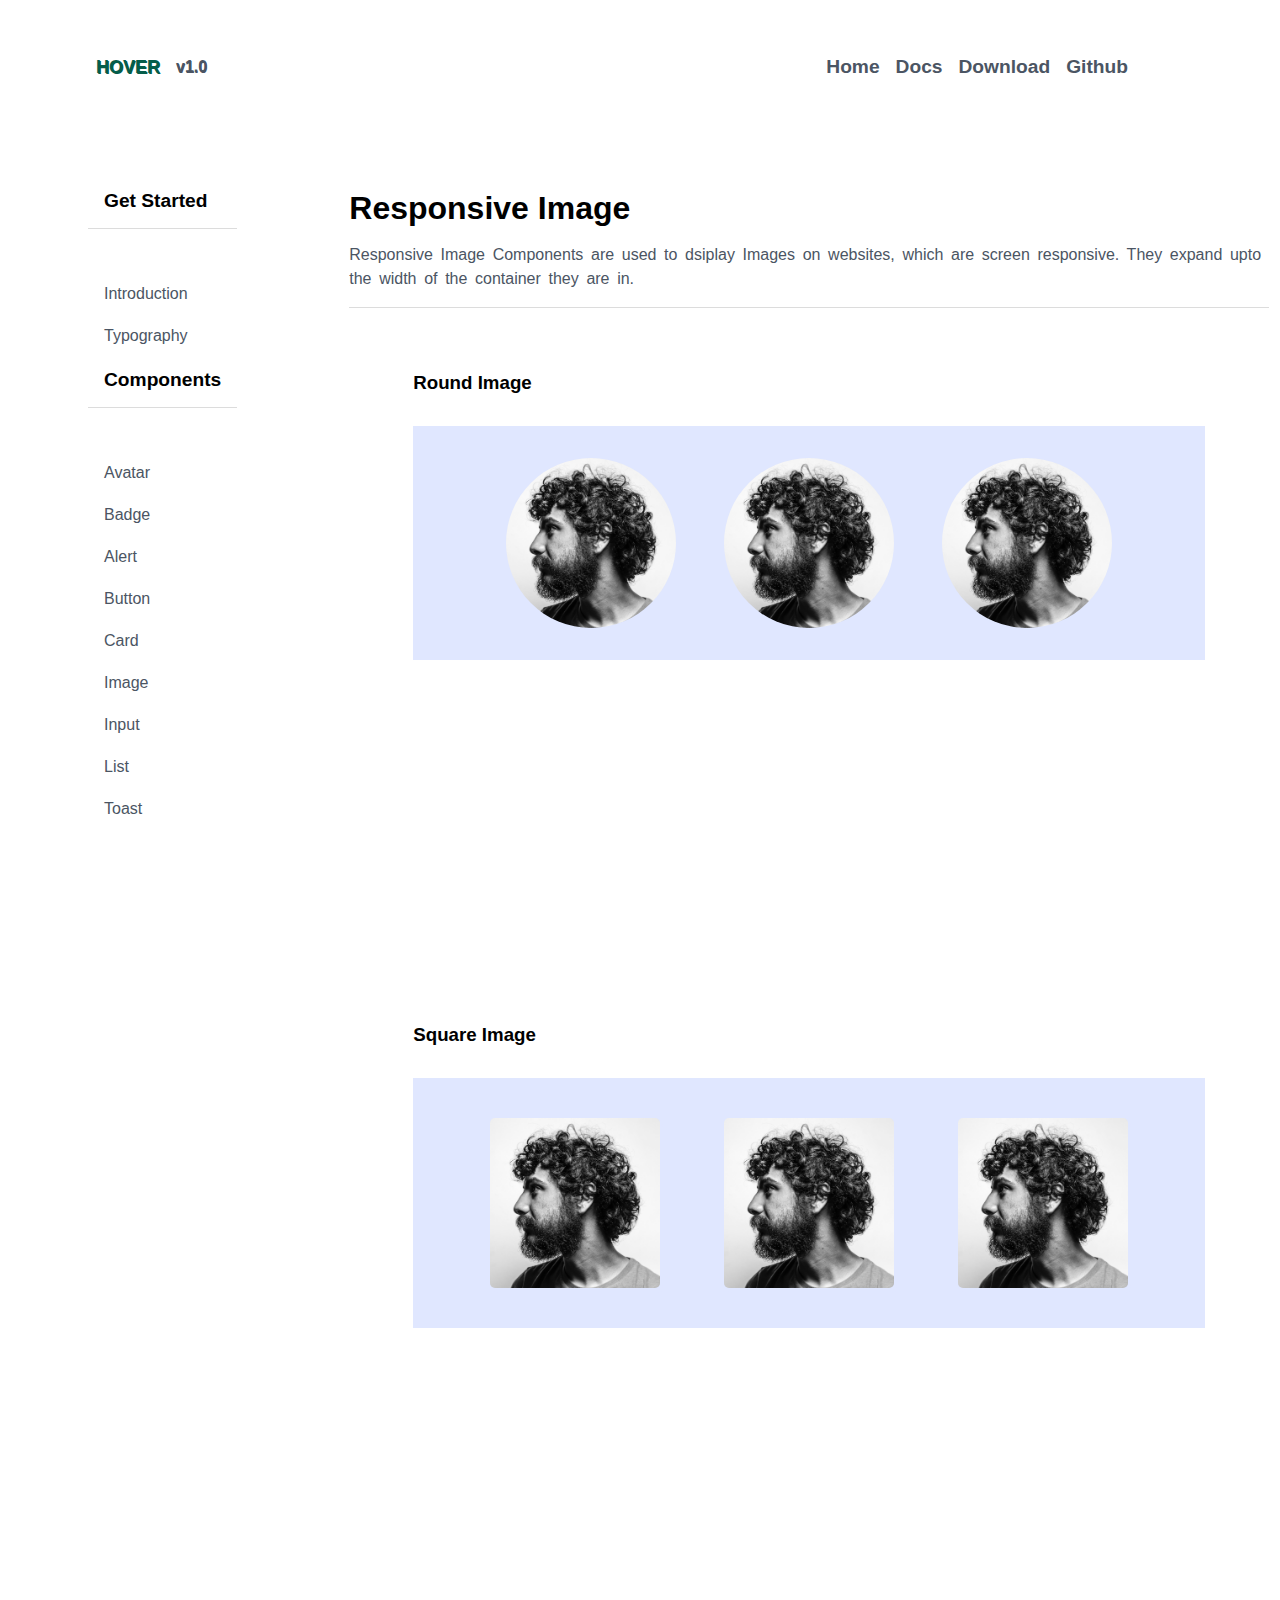
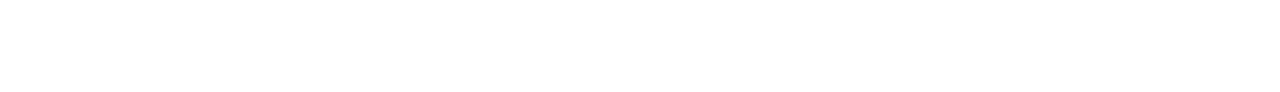
<file: components/image.html>
<!DOCTYPE html>
<html lang="en">

<head>
    <meta charset="UTF-8">
    <meta name="viewport" content="width=<>, initial-scale=1.0">
    <title>toast </title>
    <link href="/style.css" rel="stylesheet" />
</head>

<body>
    <header>
        <nav class="logo">
            <ul class="logo-ul">
                <li><a class="header-color" href="/index.html">HOVER</a></li>
                <li><span>v1.0</span></li>
            </ul>
        </nav>
        <nav class="menu">

            <ul class="menu-ul ul-main">
                <li><a href="/index.html">Home</a></li>
                <li><a href="/components/badge.html">Docs</a></li>
                <li><a href="https://hover-library.netlify.app/style.css" download>Download</a></li>

                <li><a href="https://github.com/jinath123-yasmin/Hover-Components-CSS-Library">Github</a></li>
            </ul>


        </nav>
    </header>
    <div class="main">
        <aside>
            <ul>

                <li><a class="ul-main" href="/get_started/introduction.html">Get Started</a></li>
                <div class="divider"></div>
                <li><a href="/get_started/introduction.html">Introduction</a></li>
                <li><a href="/get_started/typography.html">Typography</a></li>
                <li><a class="ul-main" href="/components/avatar.html">Components</a></li>
                <div class="divider"></div>
                <li><a href="/components/avatar.html">Avatar</a></li>
                <li><a href="/components/badge.html">Badge</a></li>
               
                <li><a href="/components/alert.html">Alert</a></li>
                
                <li><a href="/components/button.html">Button</a></li>
                <li><a href="/components/card.html">Card</a></li>
                <li><a href="/components/Image.html">Image</a></li>
                <li><a href="/components/Input.html">Input</a></li>
                <li><a href="/components/List.html">List</a></li>
                <li><a href="/components/Toast.html">Toast</a></li>

            </ul>
        </aside>
        <article>
            <div class="section">
                <h1>Responsive Image</h1>
                <p>Responsive Image Components are used to dsiplay Images on websites,
                    which are screen responsive. They expand upto the width of the container they are in.</p>
                <div class="divider"></div>
                <div class="show ">
                    <h3 class="pad">Round Image</h3>
                    <div class="image_avatar">

                        <img class="image-round" src="/images/avatar2.jpg " alt="">
                        <img class="image-round" src="/images/avatar2.jpg " alt="">
                        <img class="image-round" src="/images/avatar2.jpg " alt="">
                    </div>
                    <div class="carbon-img1"><iframe
                        src="https://carbon.now.sh/embed?bg=rgba%2831%2C129%2C109%2C1%29&t=night-owl&wt=none&l=auto&ds=false&dsyoff=20px&dsblur=68px&wc=false&wa=false&pv=74px&ph=72px&ln=false&fl=1&fm=dm&fs=14px&lh=143%25&si=false&es=2x&wm=false&code=%2520%2520%2520%2520%2520%2520%253Cimg%2520class%253D%2522image-round%2522%2520src%253D%2522%252Fimages%252Favatar2.jpg%2520%2522%2520alt%253D%2522%2522%253E%250A%2520%2520%2520%2520%2520%2520%253Cimg%2520class%253D%2522image-round%2522%2520src%253D%2522%252Fimages%252Favatar2.jpg%2520%2522%2520alt%253D%2522%2522%253E%250A%2520%2520%2520%2520%2520%2520%253Cimg%2520class%253D%2522image-round%2522%2520src%253D%2522%252Fimages%252Favatar2.jpg%2520%2522%2520alt%253D%2522%2522%253E"
                        style="width: 792px; height: 252px; border:0; transform: scale(1); overflow:hidden;"
                        sandbox="allow-scripts allow-same-origin">
                      </iframe></div>
                


                    <h3 class="pad">Square Image</h3>
                    <div class="image_avatar">
                        <img class="image_square " src="/images/avatar2.jpg " alt="">
                        <img class="image_square " src="/images/avatar2.jpg " alt="">
                        <img class="image_square " src="/images/avatar2.jpg " alt="">
                    </div>
                    <div class="carbon-img1"><iframe
                        src="https://carbon.now.sh/embed?bg=rgba%2831%2C129%2C109%2C1%29&t=night-owl&wt=none&l=auto&ds=false&dsyoff=20px&dsblur=68px&wc=false&wa=false&pv=74px&ph=72px&ln=false&fl=1&fm=dm&fs=14px&lh=143%25&si=false&es=2x&wm=false&code=%2520%2520%2520%2520%2520%2520%2520%253Cimg%2520class%253D%2522image_square%2520%2522%2520src%253D%2522%252Fimages%252Favatar2.jpg%2520%2522%2520alt%253D%2522%2522%253E%250A%2520%2520%2520%2520%2520%2520%2520%253Cimg%2520class%253D%2522image_square%2520%2522%2520src%253D%2522%252Fimages%252Favatar2.jpg%2520%2522%2520alt%253D%2522%2522%253E%250A%2520%2520%2520%2520%2520%2520%2520%253Cimg%2520class%253D%2522image_square%2520%2522%2520src%253D%2522%252Fimages%252Favatar2.jpg%2520%2522%2520alt%253D%2522%2522%253E"
                        style="width: 792px; height: 252px; border:0; transform: scale(1); overflow:hidden;"
                        sandbox="allow-scripts allow-same-origin">
                      </iframe></div>
                </div>

        </article>
    </div>
</body>

</html>
</file>
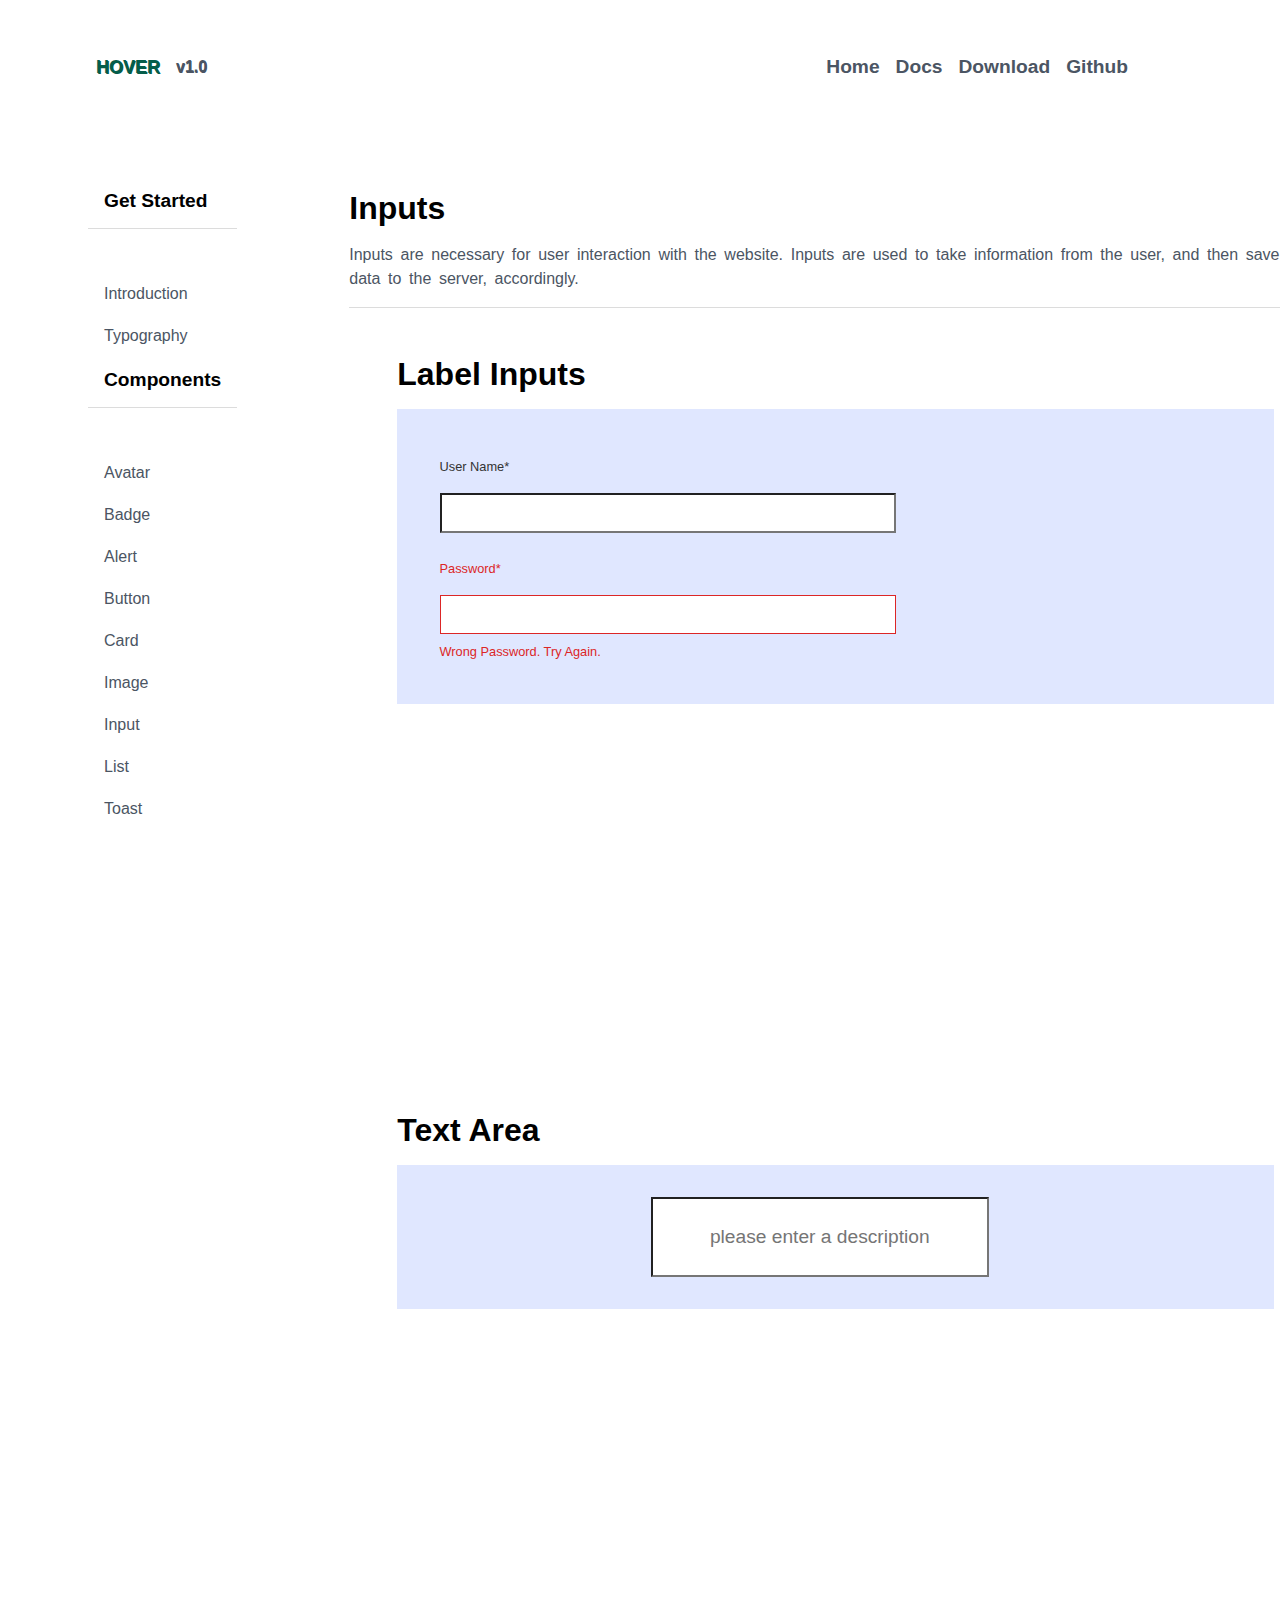
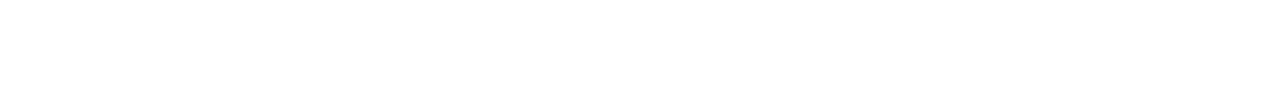
<file: components/Input.html>
<!DOCTYPE html>
<html lang="en">

<head>
    <meta charset="UTF-8">
    <meta name="viewport" content="width=<>, initial-scale=1.0">
    <title>input </title>
    <link href="/style.css" rel="stylesheet" />
</head>

<body>
    <header>
        <nav class="logo">
            <ul class="logo-ul">
                <li><a class="header-color" href="/index.html">HOVER</a></li>
                <li><span>v1.0</span></li>
            </ul>
        </nav>
        <nav class="menu">

            <ul class="menu-ul ul-main">
                <li><a href="/index.html">Home</a></li>
                <li><a href="/components/badge.html">Docs</a></li>
                <li><a href="https://hover-library.netlify.app/style.css" download>Download</a></li>

                <li><a href="https://github.com/jinath123-yasmin/Hover-Components-CSS-Library">Github</a></li>
            </ul>


        </nav>
    </header>
    <div class="main">
        <aside>
            <ul>

                <li><a class="ul-main" href="/get_started/introduction.html">Get Started</a></li>
                <div class="divider"></div>
                <li><a href="/get_started/introduction.html">Introduction</a></li>
                <li><a href="/get_started/typography.html">Typography</a></li>
                <li><a class="ul-main" href="/components/avatar.html">Components</a></li>
                <div class="divider"></div>
                <li><a href="/components/avatar.html">Avatar</a></li>
                <li><a href="/components/badge.html">Badge</a></li>
             
                <li><a href="/components/alert.html">Alert</a></li>

                <li><a href="/components/button.html">Button</a></li>
                <li><a href="/components/card.html">Card</a></li>
                <li><a href="/components/Image.html">Image</a></li>
                <li><a href="/components/Input.html">Input</a></li>
                <li><a href="/components/List.html">List</a></li>
                <li><a href="/components/Toast.html">Toast</a></li>

            </ul>
        </aside>
        <article>
            <div class="section">
                <h1>Inputs</h1>
                <p>Inputs are necessary for user interaction with the website. Inputs are used to take information from
                    the
                    user, and then save the data to the server, accordingly.</p>
                <div class="divider"></div>
                <div class="show ">
                    <h1 class=" mer">Label Inputs</h1>
                    <div class="input-main">

                        <div class="input-section ">
                            <label>User Name*</label>
                            <input type="text" class="input_text"></input>
                        </div>
                        <div class="input-section err">
                            <label>Password*</label>
                            <input type="text" class="input_text"></input>
                            <div class="input_err">Wrong Password. Try Again.</div>
                        </div>

                    </div>
                    <div class="carbon-img1"><iframe
                        src="https://carbon.now.sh/embed?bg=rgba%2831%2C129%2C109%2C1%29&t=night-owl&wt=none&l=auto&ds=false&dsyoff=20px&dsblur=68px&wc=false&wa=false&pv=74px&ph=72px&ln=false&fl=1&fm=dm&fs=14px&lh=143%25&si=false&es=2x&wm=false&code=%250A%2520%2520%2520%2520%253Cdiv%2520class%253D%2522input-section%2520%2522%253E%253Clabel%253EUser%2520Name*%253C%252Flabel%253E%250A%2520%2520%2520%2520%253Cinput%2520type%253D%2522text%2522%2520class%253D%2522input_text%2522%253E%253C%252Finput%253E%253C%252Fdiv%253E%250A%2520%2520%2520%2520%253Cdiv%2520class%253D%2522input-section%2520err%2522%253E%253Clabel%253EPassword*%253C%252Flabel%253E%250A%2520%2520%2520%2520%253Cinput%2520type%253D%2522text%2522%2520class%253D%2522input_text%2522%253E%253C%252Finput%253E%250A%2520%2520%2520%2520%253Cdiv%2520class%253D%2522input_err%2522%253EWrong%2520Password.%2520Try%2520Again.%253C%252Fdiv%253E%253C%252Fdiv%253E"
                        style="width: 792px; height: 312px; border:0; transform: scale(1); overflow:hidden;"
                        sandbox="allow-scripts allow-same-origin">
                      </iframe></div>
                
                </div>

                <div class="show ">
                    <h1 class="mer">Text Area</h1>
                    <div class="input-main">
                        <input type="text" class="input_text area" placeholder="please enter a description"></input>
                    </div>
                    <div class="carbon-img1"><iframe
                        src="https://carbon.now.sh/embed?bg=rgba%2831%2C129%2C109%2C1%29&t=night-owl&wt=none&l=auto&ds=false&dsyoff=20px&dsblur=68px&wc=false&wa=false&pv=74px&ph=72px&ln=false&fl=1&fm=dm&fs=14px&lh=143%25&si=false&es=2x&wm=false&code=%250A%2520%2520%253Cdiv%2520class%253D%2522input-main%2522%253E%250A%2520%2520%253Cinput%2520type%253D%2522text%2522%2520class%253D%2522input_text%2520area%2522%2520placeholder%253D%2522please%2520enter%2520a%2520description%2522%253E%2520%253C%252Finput%253E%2520%253C%252Fdiv%253E"
                        style="width: 845px; height: 272px; border:0; transform: scale(1); overflow:hidden;"
                        sandbox="allow-scripts allow-same-origin">
                      </iframe></div>
                
                </div>

            </div>
        </article>
    </div>
</body>

</html>
</file>
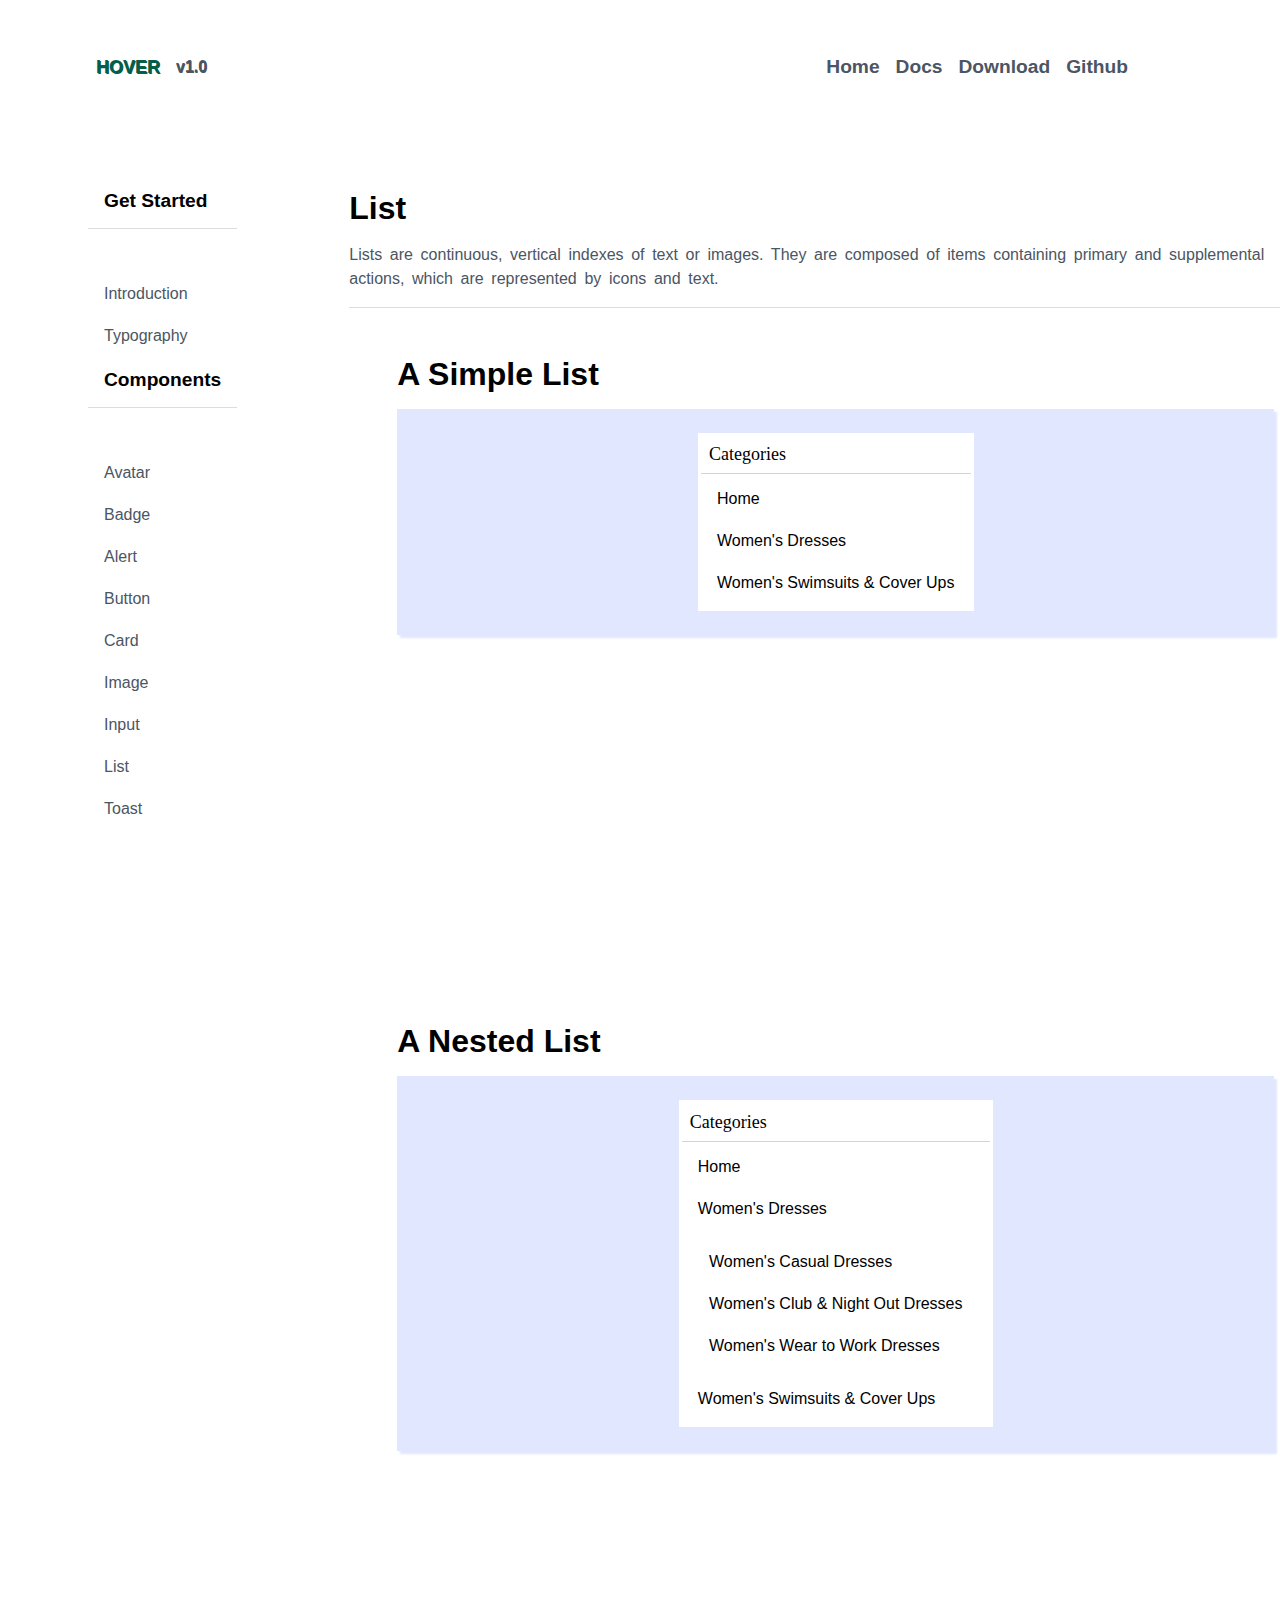
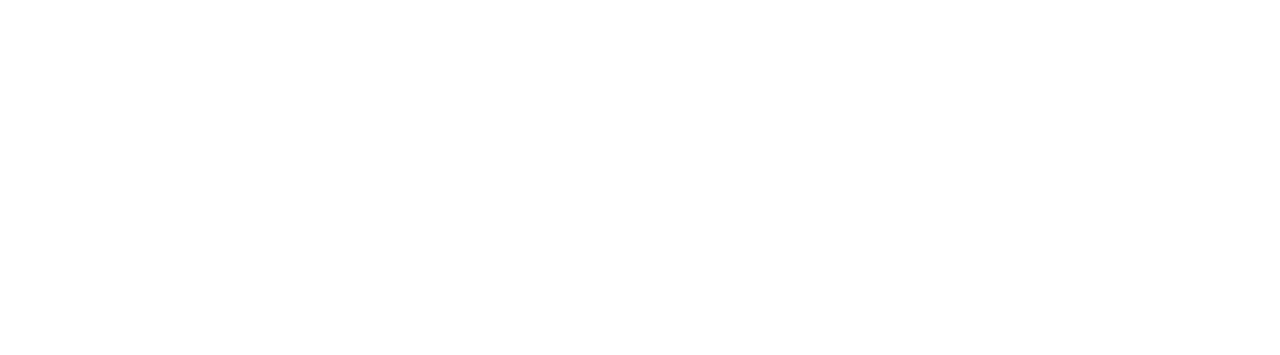
<file: components/List.html>
<!DOCTYPE html>
<html lang="en">

<head>
    <meta charset="UTF-8">
    <meta name="viewport" content="width=<>, initial-scale=1.0">
    <title>list </title>
    <link href="/style.css" rel="stylesheet" />
</head>

<body>
    <header>
        <nav class="logo">
            <ul class="logo-ul">
                <li><a class="header-color" href="/index.html">HOVER</a></li>
                <li><span>v1.0</span></li>
            </ul>
        </nav>
        <nav class="menu">

            <ul class="menu-ul ul-main">
                <li><a href="/index.html">Home</a></li>
                <li><a href="/components/badge.html">Docs</a></li>
                <li><a href="https://hover-library.netlify.app/style.css" download>Download</a></li>

                <li><a href="https://github.com/jinath123-yasmin/Hover-Components-CSS-Library">Github</a></li>
            </ul>


        </nav>
    </header>
    <div class="main">
        <aside>
            <ul>

                <li><a class="ul-main" href="/get_started/introduction.html">Get Started</a></li>
                <div class="divider"></div>
                <li><a href="/get_started/introduction.html">Introduction</a></li>
                <li><a href="/get_started/typography.html">Typography</a></li>
                <li><a class="ul-main" href="/components/avatar.html">Components</a></li>
                <div class="divider"></div>
                <li><a href="/components/avatar.html">Avatar</a></li>
                <li><a href="/components/badge.html">Badge</a></li>
              
                <li><a href="/components/alert.html">Alert</a></li>
       
                <li><a href="/components/button.html">Button</a></li>
                <li><a href="/components/card.html">Card</a></li>
                <li><a href="/components/Image.html">Image</a></li>
                <li><a href="/components/Input.html">Input</a></li>
                <li><a href="/components/List.html">List</a></li>
                <li><a href="/components/Toast.html">Toast</a></li>

            </ul>
        </aside>
        <article>
            <div class="section">
                <h1>List</h1>
                <p>Lists are continuous, vertical indexes of text or images. They are composed of items containing primary and
                    supplemental actions, which are represented by icons and text.</p>
                    <div class="divider"></div>
                <div class="show ">
                    <h1 class="mer"> A Simple List</h1>
                    <div class="list pad">
        
                        <ul class="list_body">
                            <div class="list_header">Categories</div>
                            <li >Home</li>
                            <li>Women's Dresses</li>
                            <li>Women's Swimsuits & Cover Ups</li>
                        </ul>
                    </div>
                    <div class="carbon-img1"><iframe
                        src="https://carbon.now.sh/embed?bg=rgba%2831%2C129%2C109%2C1%29&t=night-owl&wt=none&l=auto&ds=false&dsyoff=20px&dsblur=68px&wc=false&wa=false&pv=74px&ph=72px&ln=false&fl=1&fm=dm&fs=14px&lh=143%25&si=false&es=2x&wm=false&code=%250A%2520%253Cul%2520class%253D%2522list_body%2522%253E%253Cdiv%2520class%253D%2522list_header%2522%253ECategories%253C%252Fdiv%253E%250A%2520%253Cli%2520%253EHome%253C%252Fli%253E%2520%250A%2520%253Cli%253EWomen%27s%2520Dresses%253C%252Fli%253E%250A%2520%253Cli%253EWomen%27s%2520Swimsuits%2520%2526%2520Cover%2520Ups%253C%252Fli%253E%2520%253C%252Ful%253E"
                        style="width: 845px; height: 292px; border:0; transform: scale(1); overflow:hidden;"
                        sandbox="allow-scripts allow-same-origin">
                      </iframe></div>
                
                </div>
        
                <div class="show ">
                    <h1 class="mer"> A Nested List</h1>
                    <div class="list pad">
        
                        <ul class="list_body">
                            <div class="list_header">Categories</div>
                            <li >Home</li>
                            <li>Women's Dresses</li>
                            <ul class="list_body">
                               
                                <li>Women's Casual Dresses</li>
                                <li>Women's Club & Night Out Dresses</li>
                                <li>Women's Wear to Work Dresses</li>
                            </ul>
                            <li>Women's Swimsuits & Cover Ups</li>
                        </ul>
                    </div>
                    <div class="carbon-img1"><iframe
                        src="https://carbon.now.sh/embed?bg=rgba%2831%2C129%2C109%2C1%29&t=night-owl&wt=none&l=auto&ds=false&dsyoff=20px&dsblur=68px&wc=false&wa=false&pv=74px&ph=72px&ln=false&fl=1&fm=dm&fs=14px&lh=143%25&si=false&es=2x&wm=false&code=%2520%2520%2520%2520%2520%2520%2520%2520%253Cul%2520class%253D%2522list_body%2522%253E%2520%253Cdiv%2520class%253D%2522list_header%2522%253ECategories%253C%252Fdiv%253E%250A%2520%2520%2520%2520%2520%2520%2520%2520%253Cli%2520%253EHome%253C%252Fli%253E%250A%2520%2520%2520%2520%2520%2520%2520%2520%253Cli%253EWomen%27s%2520Dresses%253C%252Fli%253E%250A%2520%2520%2520%2520%2520%2520%2520%2520%253Cul%2520class%253D%2522list_body%2522%253E%250A%2520%2520%2520%2520%2520%2520%2520%2520%253Cli%253EWomen%27s%2520Casual%2520Dresses%253C%252Fli%253E%250A%2520%2520%2520%2520%2520%2520%2520%2520%253Cli%253EWomen%27s%2520Club%2520%2526%2520Night%2520Out%2520Dresses%253C%252Fli%253E%250A%2520%2520%2520%2520%2520%2520%2520%2520%253Cli%253EWomen%27s%2520Wear%2520to%2520Work%2520Dresses%253C%252Fli%253E%250A%2520%2520%2520%2520%2520%2520%2520%2520%253C%252Ful%253E%250A%2520%2520%2520%2520%2520%2520%2520%2520%253Cli%253EWomen%27s%2520Swimsuits%2520%2526%2520Cover%2520Ups%253C%252Fli%253E%250A%2520%2520%2520%2520%2520%2520%2520%2520%253C%252Ful%253E"
                        style="width: 845px; height: 392px; border:0; transform: scale(1); overflow:hidden;"
                        sandbox="allow-scripts allow-same-origin">
                      </iframe></div>
                
                </div>
            </div>
        </article>
    </div>
</body>

</html>
</file>
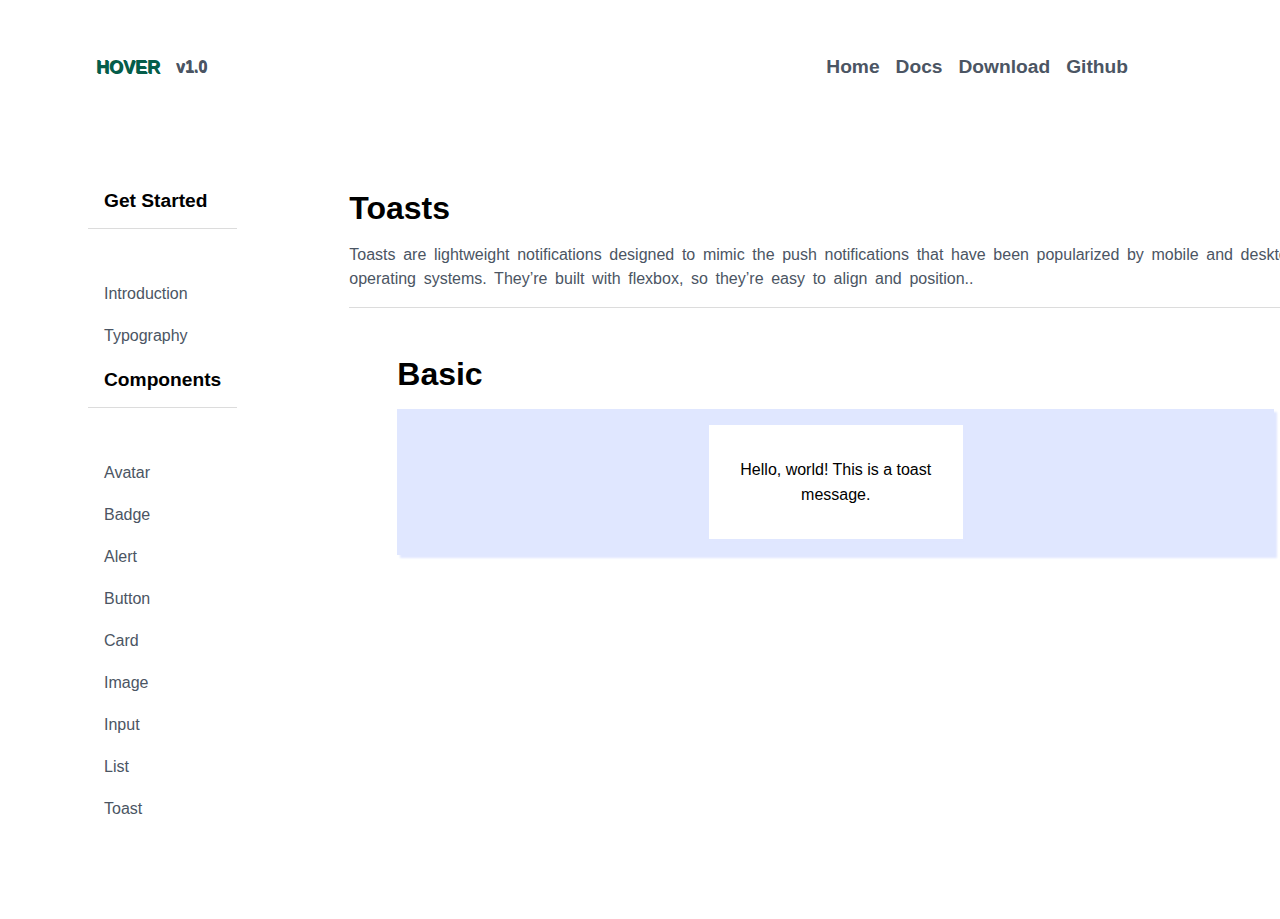
<file: components/Toast.html>
<!DOCTYPE html>
<html lang="en">

<head>
    <meta charset="UTF-8">
    <meta name="viewport" content="width=<>, initial-scale=1.0">
    <title>toast </title>
    <link href="/style.css" rel="stylesheet" />
</head>

<body>
    <header>
        <nav class="logo">
            <ul class="logo-ul">
                <li><a class="header-color" href="/index.html">HOVER</a></li>
                <li><span>v1.0</span></li>
            </ul>
        </nav>
        <nav class="menu">

            <ul class="menu-ul ul-main">
                <li><a href="/index.html">Home</a></li>
                <li><a href="/components/badge.html">Docs</a></li>
                <li><a href="https://hover-library.netlify.app/style.css" download>Download</a></li>

                <li><a href="https://github.com/jinath123-yasmin/Hover-Components-CSS-Library">Github</a></li>
            </ul>


        </nav>
    </header>
    <div class="main">
        <aside>
            <ul>

                <li><a class="ul-main" href="/get_started/introduction.html">Get Started</a></li>
                <div class="divider"></div>
                <li><a href="/get_started/introduction.html">Introduction</a></li>
                <li><a href="/get_started/typography.html">Typography</a></li>
                <li><a class="ul-main" href="/components/avatar.html">Components</a></li>
                <div class="divider"></div>
                <li><a href="/components/avatar.html">Avatar</a></li>
                <li><a href="/components/badge.html">Badge</a></li>

                <li><a href="/components/alert.html">Alert</a></li>

                <li><a href="/components/button.html">Button</a></li>
                <li><a href="/components/card.html">Card</a></li>
                <li><a href="/components/Image.html">Image</a></li>
                <li><a href="/components/Input.html">Input</a></li>
                <li><a href="/components/List.html">List</a></li>
                <li><a href="/components/Toast.html">Toast</a></li>

            </ul>
        </aside>
        <article>
            <div class="section">
                <h1>Toasts</h1>
                <p>Toasts are lightweight notifications designed to mimic the push notifications that have been
                    popularized by mobile and desktop operating systems.
                    They’re built with flexbox, so they’re easy to align and position..</p>
                <div class="divider"></div>
                <div class="show ">
                    <h1 class="mer"> Basic </h1>
                    <div class="Toast-main pad">
                        <div class="Toast-section">
                            Hello, world! This is a toast message.

                        </div>

                    </div>
                    <div class="carbon-img1"><iframe
                        src="https://carbon.now.sh/embed?bg=rgba%2831%2C129%2C109%2C1%29&t=night-owl&wt=none&l=auto&ds=false&dsyoff=20px&dsblur=68px&wc=false&wa=false&pv=74px&ph=72px&ln=false&fl=1&fm=dm&fs=14px&lh=143%25&si=false&es=2x&wm=false&code=%2520%2520%2520%2520%2520%2520%2520%2520%253Cdiv%2520class%253D%2522Toast-section%2522%253E%250A%2520%2520%2520%2520%2520%2520%2520%2520Hello%252C%2520world%21%2520This%2520is%2520a%2520toast%2520message.%250A%2520%2520%2520%2520%2520%2520%2520%2520%253C%252Fdiv%253E"
                        style="width: 845px; height: 252px; border:0; transform: scale(1); overflow:hidden;"
                        sandbox="allow-scripts allow-same-origin">
                      </iframe></div>
                

        </article>
    </div>
</body>

</html>
</file>
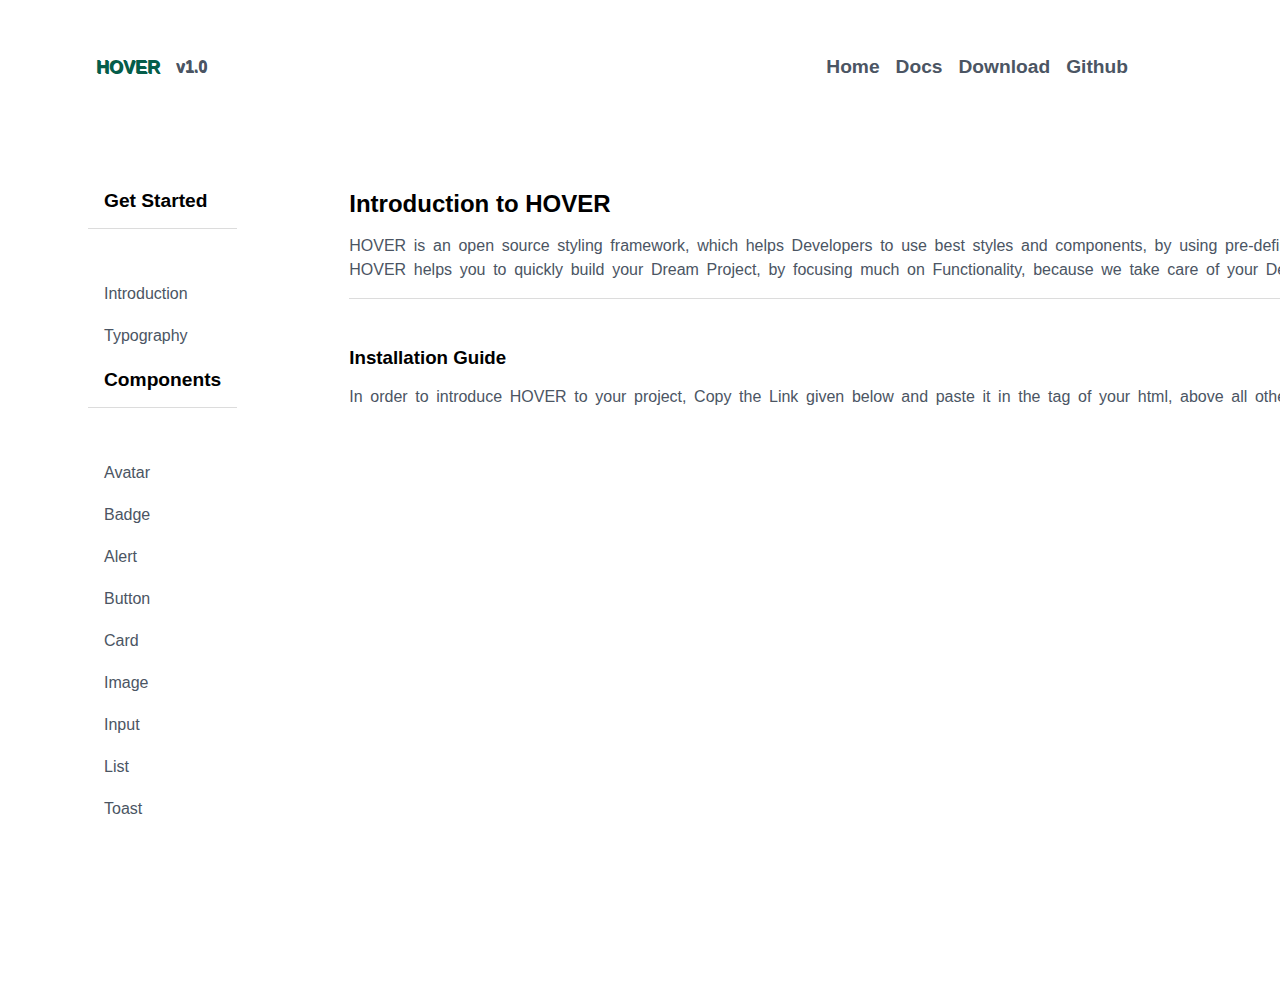
<file: get_started/introduction.html>
<!DOCTYPE html>
<html lang="en">

<head>
    <meta charset="UTF-8">
    <meta http-equiv="X-UA-Compatible" content="IE=edge">
    <meta name="viewport" content="width=device-width, initial-scale=1.0">
    <title>Document</title>
    <link href="/style.css" rel="stylesheet">
    </link>
</head>


<body>

    <header>
        <nav class="logo">
            <ul class="logo-ul">
                <li><a class="header-color" href="/index.html">HOVER</a></li>
                <li><span>v1.0</span></li>
            </ul>
        </nav>
        <nav class="menu">

            <ul class="menu-ul ul-main">
                <li><a href="/index.html">Home</a></li>
                <li><a href="/components/badge.html">Docs</a></li>
                <li><a href="https://hover-library.netlify.app/style.css" download>Download</a></li>
                <li><a href="https://github.com/jinath123-yasmin/Hover-Components-CSS-Library">Github</a></li>
            </ul>

        </nav>
    </header>

    <div class="main">
        <aside>
            <ul>

                <li><a class="ul-main" href="/get_started/introduction.html">Get Started</a></li>
                <div class="divider"></div>
                <li><a href="/get_started/introduction.html">Introduction</a></li>
                <li><a href="/get_started/typography.html">Typography</a></li>
                <li><a class="ul-main" href="/components/avatar.html">Components</a></li>
                <div class="divider"></div>
                <li><a href="/components/avatar.html">Avatar</a></li>
                <li><a href="/components/badge.html">Badge</a></li>

                <li><a href="/components/alert.html">Alert</a></li>
                <li><a href="/components/button.html">Button</a></li>
                <li><a href="/components/card.html">Card</a></li>
                <li><a href="/components/Image.html">Image</a></li>
                <li><a href="/components/Input.html">Input</a></li>
                <li><a href="/components/List.html">List</a></li>
                <li><a href="/components/Toast.html">Toast</a></li>

            </ul>
        </aside>
        <article>
            <div class="section">
                <h2>Introduction to HOVER</h2>
                <p>HOVER is an open source styling framework, which helps Developers to use best styles and components,
                    by
                    using pre-defined classnames.
                    HOVER helps you to quickly build your Dream Project, by focusing much on Functionality, because we
                    take care of your Designs.</p>
                    <div class="divider"></div>

                <h3>
                    Installation Guide
                </h3>
                <p>In order to introduce HOVER to your project,
                    Copy the Link given below and paste it in the

                    <head> tag of your html, above all other style sheets.
                </p>

                <div class="carbon-img1 mer"><iframe
                    src="https://carbon.now.sh/embed?bg=rgba%2831%2C129%2C109%2C1%29&t=night-owl&wt=none&l=auto&ds=false&dsyoff=20px&dsblur=68px&wc=false&wa=true&pv=56px&ph=56px&ln=false&fl=1&fm=Hack&fs=14px&lh=143%25&si=false&es=2x&wm=false&code=%253Clink%2520href%253D%2522https%253A%252F%252Fhover-library.netlify.app%252Fstyle.css%2522%2520rel%253D%2522stylesheet%2522%2520%252F%253E"
                    style="width: 1024px; height: 473px; border:0; transform: scale(1); overflow:hidden;"
                    sandbox="allow-scripts allow-same-origin">
                  </iframe></div>

        </article>
    </div>
    </div>
    </div>
</body>

</html>
</file>
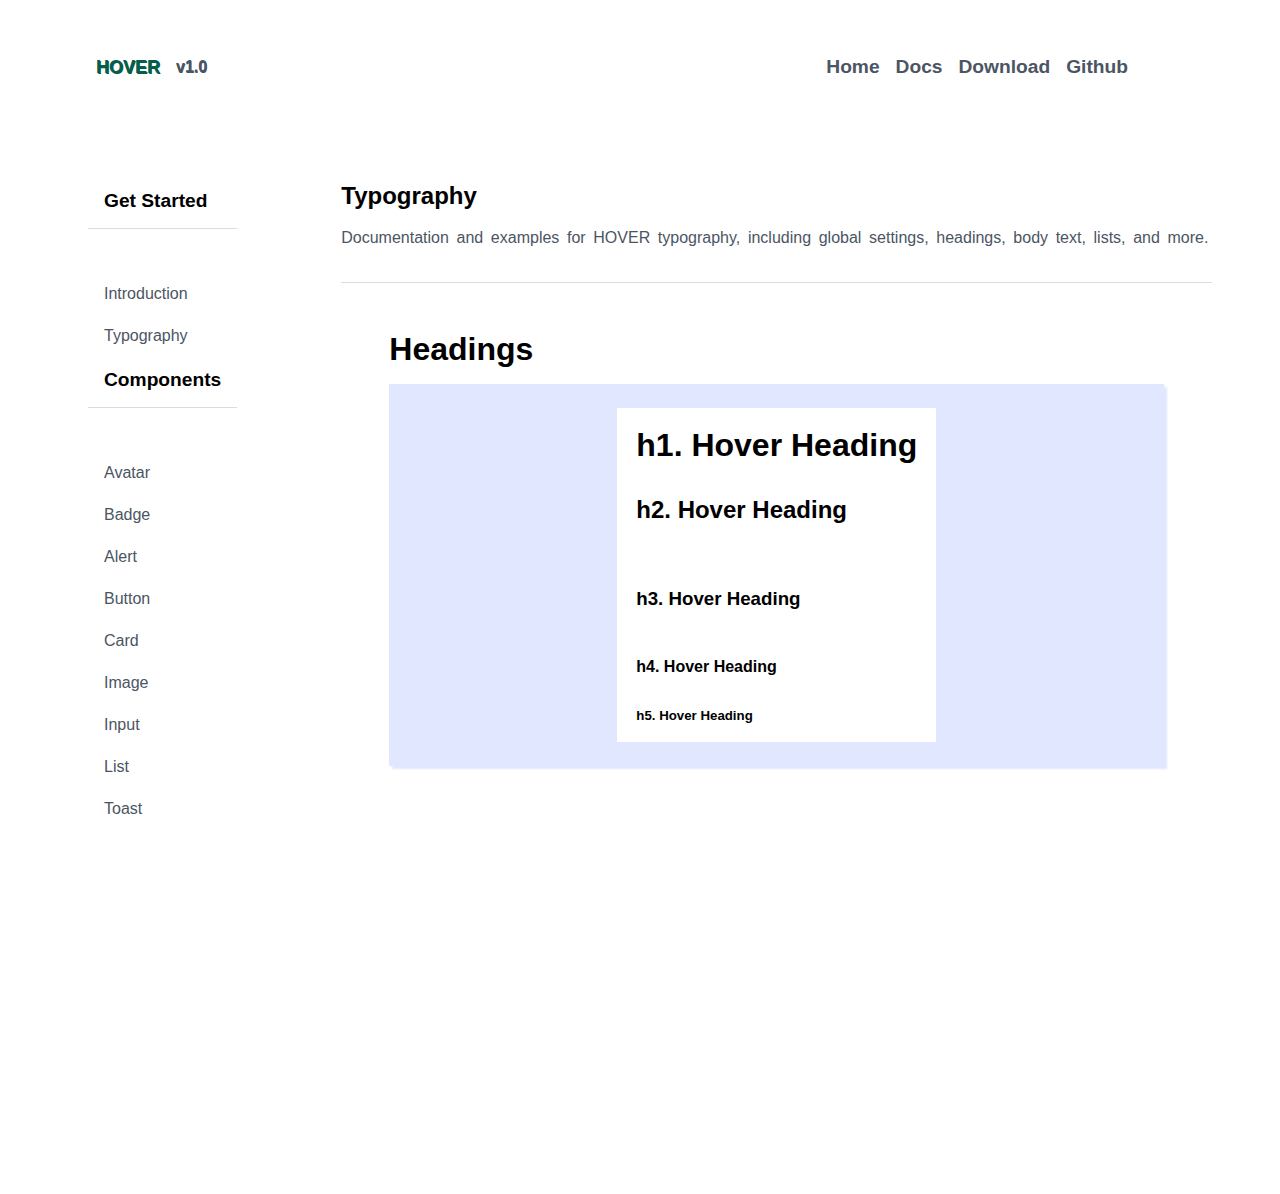
<file: get_started/typography.html>
<!DOCTYPE html>
<html lang="en">

<head>
    <meta charset="UTF-8">
    <meta http-equiv="X-UA-Compatible" content="IE=edge">
    <meta name="viewport" content="width=device-width, initial-scale=1.0">
    <title>Document</title>
    <link href="/style.css" rel="stylesheet">
    </link>
</head>


<body>

    <header>
        <nav class="logo">
            <ul class="logo-ul">
                <li><a class="header-color" href="/index.html">HOVER</a></li>
                <li><span>v1.0</span></li>
            </ul>
        </nav>
        <nav class="menu">

          
            <ul class="menu-ul ul-main">
                <li><a href="/index.html">Home</a></li>
                <li><a href="/components/badge.html">Docs</a></li>
                <li><a href="https://hover-library.netlify.app/style.css" download>Download</a></li>

                <li><a href="https://github.com/jinath123-yasmin/Hover-Components-CSS-Library">Github</a></li>
            </ul>

        </nav>
    </header>

    <div class="main">
        <aside>
            <ul>

                <li><a class="ul-main" href="/get_started/introduction.html">Get Started</a></li>
                <div class="divider"></div>
                <li><a href="/get_started/introduction.html">Introduction</a></li>
                <li><a href="/get_started/typography.html">Typography</a></li>
                <li><a class="ul-main" href="/components/avatar.html">Components</a></li>
                <div class="divider"></div>
                <li><a href="/components/avatar.html">Avatar</a></li>
                <li><a href="/components/badge.html">Badge</a></li>

                <li><a href="/components/alert.html">Alert</a></li>
                
                <li><a href="/components/button.html">Button</a></li>
                <li><a href="/components/card.html">Card</a></li>
                <li><a href="/components/Image.html">Image</a></li>
                <li><a href="/components/Input.html">Input</a></li>
                <li><a href="/components/List.html">List</a></li>
                <li><a href="/components/Toast.html">Toast</a></li>

            </ul>
        </aside>
        <article>
            <h2>Typography</h2>
            <p>Documentation and examples for HOVER typography, including global settings, headings, body text, lists, and more.</p>
            <div class="divider mn"></div>
            <div class="show ">
                <h1 class="mer"> Headings</h1>
                <div class="list pad">
        
                    <ul class="list_body">
                    <h1 class="pad">h1. Hover Heading</h1>
                    <h2 class="pad">h2. Hover Heading</h2>
                    <h3 class="pad">h3. Hover Heading</h3>
                    <h4 class="pad">h4. Hover Heading</h4>
                    <h5 class="pad">h5. Hover Heading</h5>
                    </ul>
                </div>
                <div class="carbon-img1"><iframe
                    src="https://carbon.now.sh/embed?bg=rgba%2831%2C129%2C109%2C1%29&t=night-owl&wt=none&l=auto&ds=false&dsyoff=20px&dsblur=68px&wc=false&wa=false&pv=56px&ph=56px&ln=false&fl=1&fm=Hack&fs=14px&lh=143%25&si=false&es=2x&wm=false&code=%250A%2520%2520%2520%2520%2520%2520%2520%2520%2520%2520%2520%2520%2520%253Cul%2520class%253D%2522list_body%2522%253E%250A%2520%2520%2520%2520%2520%2520%2520%2520%2520%2520%2520%2520%2520%2520%2520%2520%2520%2520%2520%2520%253Ch1%2520class%253D%2522pad%2522%253Eh1.%2520Hover%2520Heading%253C%252Fh1%253E%250A%2520%2520%2520%2520%2520%2520%2520%2520%2520%2520%2520%2520%2520%2520%2520%2520%2520%2520%2520%2520%253Ch2%2520class%253D%2522pad%2522%253Eh2.%2520Hover%2520Heading%253C%252Fh2%253E%250A%2520%2520%2520%2520%2520%2520%2520%2520%2520%2520%2520%2520%2520%2520%2520%2520%2520%2520%2520%2520%253Ch3%2520class%253D%2522pad%2522%253Eh3.%2520Hover%2520Heading%253C%252Fh3%253E%250A%2520%2520%2520%2520%2520%2520%2520%2520%2520%2520%2520%2520%2520%2520%2520%2520%2520%2520%2520%2520%253Ch4%2520class%253D%2522pad%2522%253Eh4.%2520Hover%2520Heading%253C%252Fh4%253E%250A%2520%2520%2520%2520%2520%2520%2520%2520%2520%2520%2520%2520%2520%2520%2520%2520%2520%2520%2520%2520%253Ch5%2520class%253D%2522pad%2522%253Eh5.%2520Hover%2520Heading%253C%252Fh5%253E%250A%2520%2520%2520%2520%2520%2520%2520%2520%2520%2520%2520%2520%2520%253C%252Ful%253E"
                    style="width: 743px; height: 316px; border:0; transform: scale(1); overflow:hidden;"
                    sandbox="allow-scripts allow-same-origin">
                  </iframe></div>
            </div>
           
        </article>
    </div>
    </div>
</body>

</html>
</file>
<file: style.css>
:root {
    --primary-color: #1F816D;
    --grey: #D1D5DB;
    --dark-blue: #003580;
    --dark-grey: #374151;
    --blue_lt: #60A5FA;
    --blue_dk: #2563EB;
    --light-blue: #606DF0;
    --green_lt: #A7F3D0;
    --green_dk: #059669;
    --pink_lt: #FECACA;
    --pink_dk: #F87171;
    --shadow_lt: #E0E7FF;
    --danger: #DC2626;
    --text-color: #4B5563;
}


body {
    width: 100%;
    height: 100%;
    font-family: sans-serif;
    background-color: E5E7EB;
    /* background-color: #F9FAFB; */
}

html {
    width: 100%;
    height: 100%;
}

* {
    box-sizing: border-box;
    padding: 0;
    margin: 0;
}


header {
    display: flex;
    align-items: center;
    justify-content: space-between;
    padding: 1rem;
    padding-bottom: 2rem;
    padding-top: 3rem;
    position: sticky;
    cursor: pointer;
}

.logo {
    padding-left: 5rem;
    color: var(--text-color);
    text-shadow: 0.5px 0.5px var(--text-color);
}

.header-color{
    color: #055D4A;
    font-weight: bold;
    font-size: 18px;
    text-shadow: 1px 1px #055D4A;
}

.logo ul {
    display: flex;
    align-items: center;
    justify-content: center;
    gap: 1rem;
    list-style: none;
    font-weight: 700;
    font-size: 1rem;

}

a {
    text-decoration: none;
    color: var(--text-color)
}

.menu {
    padding-right: 8rem;
    color: var(--text-color);
}

.menu-ul a:hover {
    background-color: var(--shadow_lt);
    padding: 1rem;
    color: none;

}

.menu-ul {
    display: flex;
    font-weight: 700;
    font-size: 1rem;

}

.menu-ul li {
    padding: 0.5rem;
    list-style: none;
}

.menu-ul>a {
    font-size: larger;
    position: relative;
    display: inline;

}

aside {
    margin: 0.5rem;
    padding-left: 5rem;
    padding-right: 5rem;
    cursor: pointer;
    font-weight: 300;
}


.main {
    display: flex;
    padding-top: 3rem;
}

.main ul {
    list-style: none;
    padding: 0;
}

.main li {
    padding: 0.5rem;
    margin: 0.5rem;

}

.ul-main {
    font-size: 1.2rem;
    font-weight: 600;
    color: black;
}

/* aside a:hover{
cursor: pointer;
padding:0.5rem
} */




article {
    margin: 1rem;
    padding-right: 8rem;
    width: 100%
}

article p {
    margin-top: 1rem;
    margin-bottom: 1rem;
    font-size: 1rem;
    font-weight: 400;
    line-height: 1.5;
    color: var(--text-color);
    word-spacing: 0.2rem
}

article h3 {
    margin-top: 2rem;

}

.mn {
    margin-top: 2rem;
    margin-bottom: 2rem;
}

.divider {
    width: 100%;
    height: 1px;
    background-color: #dadadaf3;
    margin-bottom: 3rem;

}

.carbon-img {
    padding-top: 2rem;
    width: 100%;
}

/*alert */

.section {
    margin: 0.5rem
}

.show {
    margin: 1rem 3rem 3rem
}

.alert {
    display: flex;
    gap: 1rem;
    max-width: 100%;
    max-height: fit-content;
    justify-content: center;
    align-items: center;
    border-radius: 0.5rem;
    padding: 2rem;
}

.al-error {
    background-color: #FECACA;
    border-left: 6px solid #EF4444;
    /* padding: 1rem; */
    color: #EF4444
        /* border/color */
}

.al-success {
    background-color: #BFDBFE;
    border-left: 6px solid #3B82F6;
    /* padding: 1rem; */
    color: #3B82F6
}

.al-warning {
    background-color: #FDE68A;
    border-left: 6px solid #F59E0B;
    /* padding: 1rem; */
    color: #F59E0B;
}

.al-info {
    background-color: #A7F3D0;
    border-left: 6px solid #10B981;
    /* padding: 1rem; */
    color: #10B981;
}

.pad {

    padding: 1rem;

}

.mer {
    margin-top: 1rem;
    margin-bottom: 1rem;
}

/* avatar */

.show h3 {
    /* padding: 1rem; */
    font-weight: 600;
    margin-bottom: 1rem;
}

.image_avatar {
    display: flex;
    gap: 3rem;
    background-color: var(--shadow_lt);
    align-items: center;
    justify-content: center;
    padding-top: 2rem;
    padding-bottom: 2rem;
    margin: 1rem;
    flex-wrap: wrap;
}

.avatar {
    width: 70px;
    height: 70px;
    display: flex;
    align-items: center;
    justify-content: center;
    border-radius: 50%;
    box-shadow: 3px 3px 2px var(--shadow_lt);
}

.avatar_square {
    width: 70px;
    height: 70px;
    display: flex;
    align-items: center;
    justify-content: center;
    border-radius: 5px;
    box-shadow: 3px 3px 2px var(--shadow_lt);
    margin: 0.5rem;
}

.avatar_letter {
    width: 40px;
    height: 40px;
    display: flex;
    align-items: center;
    justify-content: center;
    border-radius: 50%;
    box-shadow: 3px 3px 2px var(--shadow_lt);
    margin: 0.5rem;
}

.av_blue {
    background-color: var(--blue_lt);
    color: var(--blue_dk);
}

.av_green {
    background-color: var(--green_lt);
    color: var(--green_dk);
}

.av_pink {
    background-color: var(--pink_lt);
    color: var(--pink_dk);
}

.avatar_size {
    width: 50px;
    height: 50px;
    display: flex;
    justify-content: center;
    align-items: center;
    border-radius: 50%;
    box-shadow: 3px 3px 2px var(--shadow_lt);
}

.size_inc {
    width: 70px;
    height: 70px;
}

.size_inc1 {
    width: 85px;
    height: 85px;
}

.carbon-img1 {
    margin: 1rem; 
    margin-top: 3rem;
    margin-bottom: 3rem;
 display:flex;
 align-items: center;  
 justify-content: center;
 border-radius: 2px;
}

.image1 {
    height: 100%;
    width: 100%;
}


/* Badge */

.badge_image {
    display: flex;
    align-items: center;
    justify-content: center;

    gap: 3rem;
    background-color: var(--shadow_lt);
    padding-top: 2rem;
    padding-bottom: 2rem;


}

.badge_avatar {
    position: relative;
    display: flex;
    align-items: center;
    justify-content: center;


}

.avatar {
    width: 70px;
    height: 70px;
    display: flex;
    align-self: center;
    justify-content: center;
    border-radius: 50%;
    /* box-shadow: 3px 3px 2px var(--shadow_lt); */
    /* position: relative; */
}

.badge {
    width: 30px;
    height: 30px;
    background-color: red;
    position: absolute;
    top: -5px;
    right: -15px;
    border-radius: 70%;
    color: black;
    display: flex;
    justify-content: center;
    align-items: center;

}

.badge_avatar1 {
    position: relative;
    display: flex;
    align-items: center;
    justify-content: center;
    background-color: grey;
    border-radius: 50%;
    height: 50px;
    width: 50px;
    color: var(--pink_dk)
}

.badge1 {
    width: 25px;
    height: 25px;
    background-color: red;
    position: absolute;
    top: -7px;
    right: -7px;
    border-radius: 50%;
    color: black;
    display: flex;
    justify-content: center;
    align-items: center;

}

.mergin-bottom{
    padding-bottom: -1rem;
}

.bd_sh {
    background-color: var(--pink_lt);
    color: var(--pink_dk);
}

.bd_clr {
    background-color: var(--pink_dk);
    color: white;
}

.bd_fv {
    background-color: var(--green_lt);
    color: var(--green_dk);
}

.bd_clr2 {
    background-color: var(--green_dk);
    color: white;
}

.bd_nt {
    background-color: var(--blue_lt);
    color: var(--blue_dk);
}

.bd_clr1 {
    background-color: var(--blue_dk);
    color: white;
}


/* Button */


.btn {
    display: flex;
    gap: 3rem;
    align-items: center;
    justify-content: center;
    background-color: var(--shadow_lt);
    padding-top: 2rem;
    padding-bottom: 2rem;
   
}


.btn_inner {
    display: inline;
}

.li_bullet {
    list-style-type: none;
}

.primary_btn {
    padding: 0.8rem;
    border-radius: 0.5 rem;
    color: white;
    background-color: var(--dark-blue);
    font-size: larger;
    border: 2px solid var(--gray_lt);
    cursor: pointer
}

.secondary_btn {
    padding: 0.8rem;
    border-radius: 0.5 rem;
    color: white;
    background-color: var(--light-blue);
    border: 1px solid var(--dark-blue);
    box-shadow: var(--shadow_lt);
    font-size: larger;
    cursor: pointer
}

.tertiary_btn {
    padding: 0.8rem;
    border-radius: 0.5 rem;
    color: var(--dark-blue);
    background-color: var(--grey_lt);
    border: 2px solid var(--dark-blue);
    box-shadow: var(--shadow_lt);
    font-size: larger;
    cursor: pointer
}

.tr_link {
    color: var(--blue_dk);
    background-color: var(--grey_lt);
    border: 2px solid var(--blue_dk);
}

.mg {
    margin: 2rem;
}

.btn_flex {
    display: flex;
    gap: 1rem;
    align-items: center;
    justify-content: center;
}

.float {
    height: 50px;
    width: 50px;
    border-radius: 50%;
    font-size: larger;
    cursor: pointer
}

.border_primary {
    border: 2px solid var(--dark-blue)
}


.btn a {
    text-decoration-line: none;
}

.btn a:hover {
    text-decoration: underline;
}

.btn ul {
    list-style: none;
}

/* card */


.show-pd {
    margin: 0 0 1rem 1rem;
}

.row {
    display: flex;
    justify-content: center;
    align-items: center;
    flex-wrap: wrap;
}

.card {
    width: 29%;
    background: #fff;
    border: 1px solid #ccc;
    margin-bottom: 2rem;
    margin-top: 2rem;
    transition: 0.3s;
    box-shadow: #fff;
    box-shadow: rgb(50 50 93 / 25%) 0px 2px 5px -1px, rgb(0 0 0 / 30%) 0px 1px 3px -1px;
}

.card-header {
    text-align: center;
    padding: 50px 10px;
    background: linear-gradient(to right, #003580, #606DF0);
    color: #fff;
}

.card-body {
    padding: block;
    text-align: start;
    font-size: 18px;
    justify-content: center;
    padding-left: 0.5rem;
}

.btn-card {
    display: block;
    color: #fff;
    text-align: center;
    background: linear-gradient(to right, #3730A3, #2563EB);
    margin-top: 30px;
    text-decoration: none;
    padding: 0.8rem;

}

.card:hover {
    transform: scale(1.05);
    box-shadow: 0 0 40px -10px rgba(0, 0, 0, 0.25)
}

.card-header1 {
    font-size: 1rem;
    font-weight: 200;
    text-align: start;
    margin-top: 0.5rem;
    margin-bottom: -1rem;
    padding: 0.5rem 0.5rem;

}

.card-image {
    border-radius: 2px 2px 0 0;
    width: 100%;
    height: 50%;
    background-repeat: no-repeat;
    background-size: cover;

}



.profile-header {
    font-size: 1.2rem;
    font-weight: 200;
    text-align: center;
    padding: 0.5rem 1rem 0.5rem;
    font-family: sans-serif;

}

/* .avatar_size {
    width: 40px;
    height: 40px;
    display: flex;
    justify-content: center;
    align-items: center;
    border-radius: 50%;
    box-shadow: 3px 3px 2px var(--shadow_lt);
} */

.profile {
    display: flex;
    padding: 1rem;
    flex-wrap: wrap;
}

p {
    margin-bottom: 1rem;
    ;
}

.card-price {
    display: flex;
    padding: 0.8rem 0 0 0;
    margin-bottom: 1rem;
}

.current_price {
    font-weight: 200;
    padding-right: 5px;
}

.old_Price {
    font-weight: 200;
    text-decoration: line-through;
    padding-right: 5px;
    opacity: .7;
}



.discount {
    color: var(--danger);

}

.card-footer {
    display: flex;
    justify-content: space-between;
}

.icon_heart {
    align-items: flex-end;
    margin-left: 2rem;
}

.card-button {
    padding: 0.5rem;
    font-size: 18px;
    margin: 0.5rem;
}

.heart {
    margin: 0.5rem;
    font-size: 28px;
}

.heart:hover a {
    color: var(--danger)
}


/* Input */
.input-main {

    background-color: var(--shadow_lt);
    padding-top: 2rem;
    padding-bottom: 2rem;
    min-height: 100px;
    width: 100%;
    display: flex;
    flex-direction: column;
    justify-content: center;
    align-items: center;
    padding-right: 2rem;
    flex-wrap: wrap;
}



.input-section {
    color: #333;
    font-size: .8rem;
    line-height: 20px;
    margin: 0 20px 10px;
    width: 90%;
}

.input-section label {
    margin-top: 1rem;
    margin-bottom: 1rem;
    display: block;
}

.input_text {
    padding: 0.5rem;
    padding-bottom: 1em;
    height: 15%;
    width: 60%;
    border-radius: 1px solid var(--dark-grey);
}

.err {
    color: var(--danger)
}

.err .input_text {
    border: 1px solid var(--danger)
}

.input_err {
    margin-top: 0.5rem;
}

.area {
    height: 5rem;
    width: 40%;
    padding: 2rem;
    text-align: center;
    font-size: larger;
    border-radius: 1px solid var(--dark-blue);
}

/* list */


.list {
    height: 100%;
    width: 100%;
    display: flex;
    flex-direction: row;
    flex-wrap: wrap;
    box-shadow: 3px 3px 2px var(--shadow_lt);
    background-color: var(--shadow_lt);
    align-items: center;
    justify-content: center;


}

.list_body {
    /* padding: 0.3rem 1rem 0.3rem 1rem; */
    background-color: #fff;
    height: 100%;
    max-width: 100%;
    cursor: pointer;
}

.list_header {
    font-size: large;
    font-weight: 500;
    font-family: serif;
    padding: 0.5rem;
    margin-bottom: 0.5rem;
    border-bottom: 1px solid var(--grey);
}

.list ul {
    list-style-type: none;
    margin: 0.5rem;
    padding: 0.2rem;
}


/* Toast */

.Toast-main {

    height: 100%;
    width: 100%;
    display: flex;
    flex-direction: row;
    flex-wrap: wrap;
    box-shadow: 3px 3px 2px var(--shadow_lt);
    background-color: var(--shadow_lt);
    align-items: center;
    justify-content: center;

}

.Toast-section {
    max-height: 120px;
    width: 30%;
    background-color: #fff;
    border-radius: 4px solid var(--text-color);
    box-shadow: 3px 3px 2px var(--shadow_lt);
    text-align: center;
    padding: 2rem 1rem 2rem 1rem;
    line-height: 25px;

}

.Toast-section:hover{
  font-size: 120%;
  font-family: Arial, Helvetica, sans-serif;
}

/* image */

.image-round {
  width: 170px;
  height: 170px;
  display: flex;
  align-self: center;
  justify-content: center;
  border-radius: 50%;
  object-fit: cover;

  /* position: relative; */
}




.image_square {
  width: 170px;
  height: 170px;
  display: flex;
  align-items: center;
  justify-content: center;
  border-radius: 5px;
  box-shadow: 3px 3px 2px var(--shadow_lt);
  margin: 0.5rem;
}

.head{
  margin: auto;
  max-width: 700px;
  width: 80%;
  text-align: center;
  color: #333333;
  font-size: 3.5rem;
  font-weight: 700;
}

.head:hover{
  color:#055D4A;
}


.sub-head{
  margin: auto;
  padding: 1rem 0 1.5rem;
  max-width: 750px;
  width: 90%;
  text-align: center;
  font-size: 1.4rem;
  line-height: 2.5rem;
  color: var(--text-color);
  font-weight: 400;
}

.hover-section{
  margin:5rem;
}

.hover-button{
  margin: auto;
  padding: 0.5rem 0 1.5rem;
  max-width: 750px;
  width: 90%;
  text-align: center;
}
.hover-section a{
  text-decoration: none;
  color:white;
}

.color{
  background-color: #055D4A;
}
</file>
